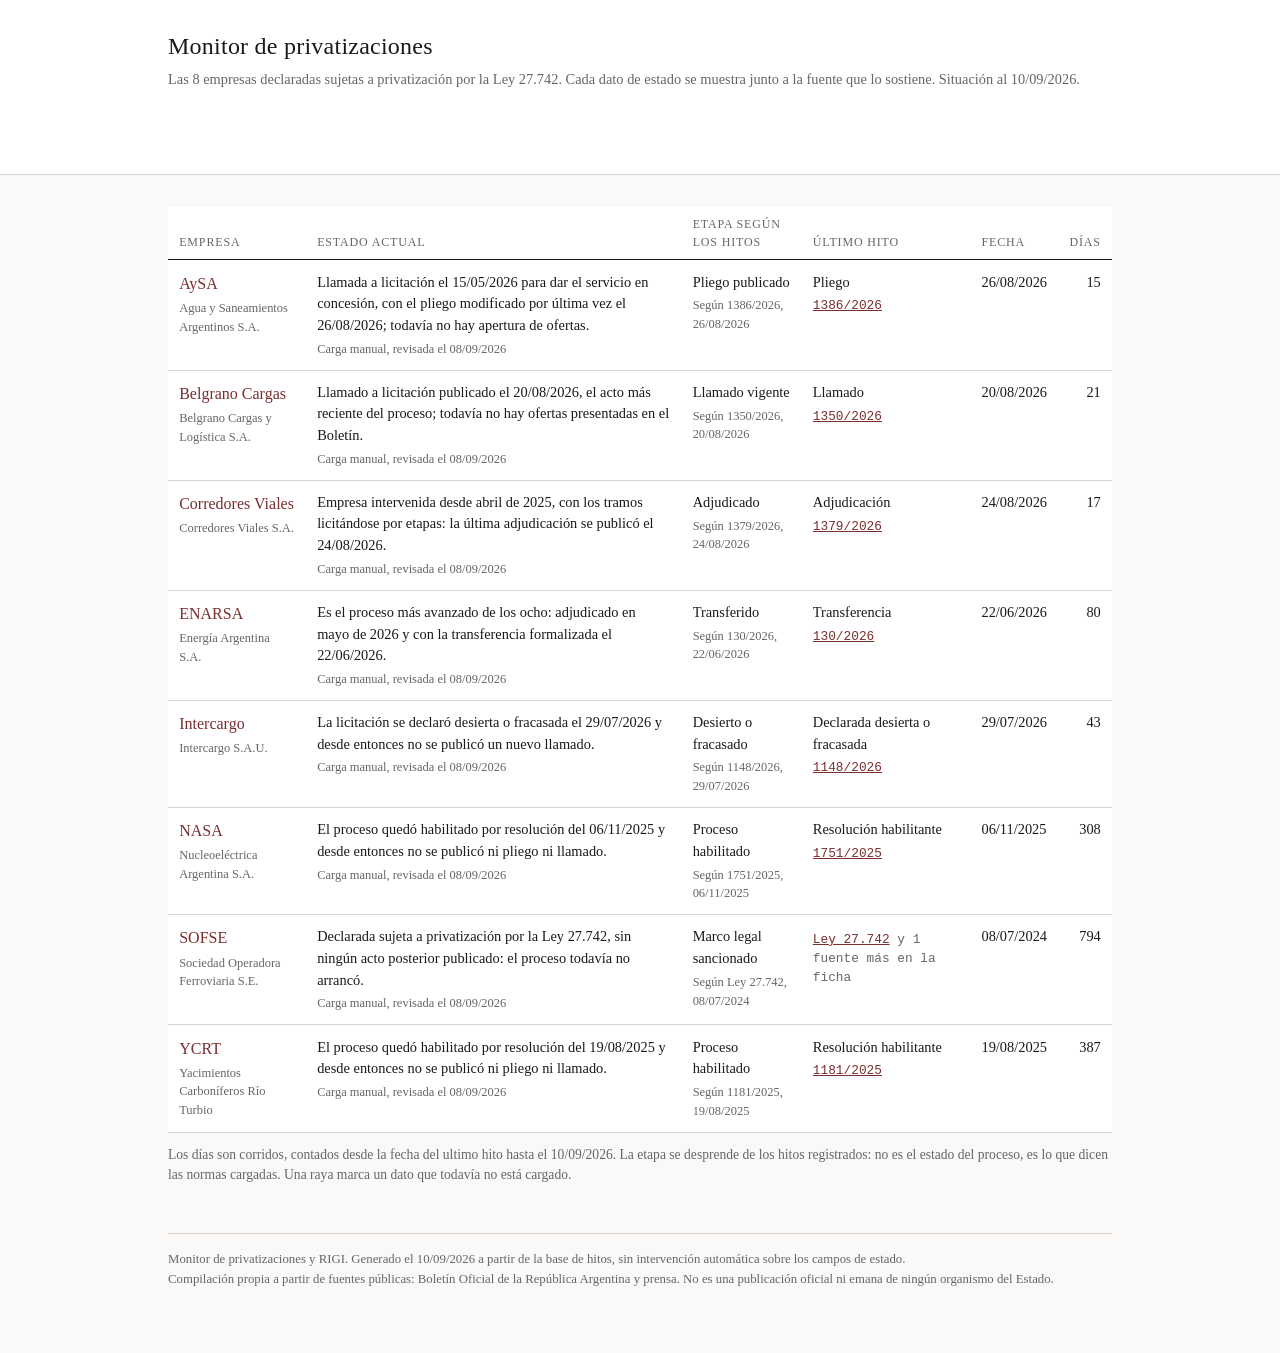
<file: index.html>
<!doctype html>
<html lang="es-AR">
<head>
<meta charset="utf-8">
<meta name="viewport" content="width=device-width, initial-scale=1">
<title>Monitor de privatizaciones - Ley 27.742</title>
<link rel="stylesheet" href="estilo.css">
</head>
<body>
<header>
  <div class="hoja">
    <h1>Monitor de privatizaciones</h1>
    <p class="bajada">
      Las 8 empresas declaradas sujetas a privatización por la
      Ley 27.742. Cada dato de estado se muestra junto a la fuente que lo sostiene.
      Situación al 10/09/2026.
    </p>
  </div>
</header>

<div class="hoja">
  <table>
    <thead>
      <tr>
        <th scope="col">Empresa</th>
        <th scope="col">Estado actual</th>
        <th scope="col">Etapa según los hitos</th>
        <th scope="col">Último hito</th>
        <th scope="col">Fecha</th>
        <th scope="col">Días</th>
      </tr>
    </thead>
    <tbody>
      <tr>
        <td class="empresa-nombre">
          <a href="empresa/aysa.html">AySA</a>
          <span class="fuente">Agua y Saneamientos Argentinos S.A.</span>
        </td>

        <td>
          <div>
            Llamada a licitación el 15/05/2026 para dar el servicio en concesión, con el pliego modificado por última vez el 26/08/2026; todavía no hay apertura de ofertas.
            <span class="fuente">
              Carga manual, revisada el 08/09/2026
            </span>
          </div>
        </td>

        <td>
          <div>
            Pliego publicado
            <span class="fuente">
              Según 1386/2026,
              26/08/2026
            </span>
          </div>
        </td>

        <td>
Pliego          <span class="fuente norma">
            <a href="https://www.boletinoficial.gob.ar/detalleAviso/primera/346399/20260826" target="_blank" rel="noopener">1386/2026</a>
          </span>
        </td>

        <td class="fecha">
          26/08/2026
        </td>

        <td class="numero">
          15
        </td>
      </tr>
      <tr>
        <td class="empresa-nombre">
          <a href="empresa/belgrano-cargas.html">Belgrano Cargas</a>
          <span class="fuente">Belgrano Cargas y Logística S.A.</span>
        </td>

        <td>
          <div>
            Llamado a licitación publicado el 20/08/2026, el acto más reciente del proceso; todavía no hay ofertas presentadas en el Boletín.
            <span class="fuente">
              Carga manual, revisada el 08/09/2026
            </span>
          </div>
        </td>

        <td>
          <div>
            Llamado vigente
            <span class="fuente">
              Según 1350/2026,
              20/08/2026
            </span>
          </div>
        </td>

        <td>
Llamado          <span class="fuente norma">
            <a href="https://www.boletinoficial.gob.ar/detalleAviso/primera/346112/20260820" target="_blank" rel="noopener">1350/2026</a>
          </span>
        </td>

        <td class="fecha">
          20/08/2026
        </td>

        <td class="numero">
          21
        </td>
      </tr>
      <tr>
        <td class="empresa-nombre">
          <a href="empresa/corredores-viales.html">Corredores Viales</a>
          <span class="fuente">Corredores Viales S.A.</span>
        </td>

        <td>
          <div>
            Empresa intervenida desde abril de 2025, con los tramos licitándose por etapas: la última adjudicación se publicó el 24/08/2026.
            <span class="fuente">
              Carga manual, revisada el 08/09/2026
            </span>
          </div>
        </td>

        <td>
          <div>
            Adjudicado
            <span class="fuente">
              Según 1379/2026,
              24/08/2026
            </span>
          </div>
        </td>

        <td>
Adjudicación          <span class="fuente norma">
            <a href="https://www.boletinoficial.gob.ar/detalleAviso/primera/346271/20260824" target="_blank" rel="noopener">1379/2026</a>
          </span>
        </td>

        <td class="fecha">
          24/08/2026
        </td>

        <td class="numero">
          17
        </td>
      </tr>
      <tr>
        <td class="empresa-nombre">
          <a href="empresa/enarsa.html">ENARSA</a>
          <span class="fuente">Energía Argentina S.A.</span>
        </td>

        <td>
          <div>
            Es el proceso más avanzado de los ocho: adjudicado en mayo de 2026 y con la transferencia formalizada el 22/06/2026.
            <span class="fuente">
              Carga manual, revisada el 08/09/2026
            </span>
          </div>
        </td>

        <td>
          <div>
            Transferido
            <span class="fuente">
              Según 130/2026,
              22/06/2026
            </span>
          </div>
        </td>

        <td>
Transferencia          <span class="fuente norma">
            <a href="https://www.boletinoficial.gob.ar/detalleAviso/primera/343371/20260622" target="_blank" rel="noopener">130/2026</a>
          </span>
        </td>

        <td class="fecha">
          22/06/2026
        </td>

        <td class="numero">
          80
        </td>
      </tr>
      <tr>
        <td class="empresa-nombre">
          <a href="empresa/intercargo.html">Intercargo</a>
          <span class="fuente">Intercargo S.A.U.</span>
        </td>

        <td>
          <div>
            La licitación se declaró desierta o fracasada el 29/07/2026 y desde entonces no se publicó un nuevo llamado.
            <span class="fuente">
              Carga manual, revisada el 08/09/2026
            </span>
          </div>
        </td>

        <td>
          <div>
            Desierto o fracasado
            <span class="fuente">
              Según 1148/2026,
              29/07/2026
            </span>
          </div>
        </td>

        <td>
Declarada desierta o fracasada          <span class="fuente norma">
            <a href="https://www.boletinoficial.gob.ar/detalleAviso/primera/345074/20260729" target="_blank" rel="noopener">1148/2026</a>
          </span>
        </td>

        <td class="fecha">
          29/07/2026
        </td>

        <td class="numero">
          43
        </td>
      </tr>
      <tr>
        <td class="empresa-nombre">
          <a href="empresa/nasa.html">NASA</a>
          <span class="fuente">Nucleoeléctrica Argentina S.A.</span>
        </td>

        <td>
          <div>
            El proceso quedó habilitado por resolución del 06/11/2025 y desde entonces no se publicó ni pliego ni llamado.
            <span class="fuente">
              Carga manual, revisada el 08/09/2026
            </span>
          </div>
        </td>

        <td>
          <div>
            Proceso habilitado
            <span class="fuente">
              Según 1751/2025,
              06/11/2025
            </span>
          </div>
        </td>

        <td>
Resolución habilitante          <span class="fuente norma">
            <a href="https://www.boletinoficial.gob.ar/detalleAviso/primera/334097/20251106" target="_blank" rel="noopener">1751/2025</a>
          </span>
        </td>

        <td class="fecha">
          06/11/2025
        </td>

        <td class="numero">
          308
        </td>
      </tr>
      <tr>
        <td class="empresa-nombre">
          <a href="empresa/sofse.html">SOFSE</a>
          <span class="fuente">Sociedad Operadora Ferroviaria S.E.</span>
        </td>

        <td>
          <div>
            Declarada sujeta a privatización por la Ley 27.742, sin ningún acto posterior publicado: el proceso todavía no arrancó.
            <span class="fuente">
              Carga manual, revisada el 08/09/2026
            </span>
          </div>
        </td>

        <td>
          <div>
            Marco legal sancionado
            <span class="fuente">
              Según Ley 27.742,
              08/07/2024
            </span>
          </div>
        </td>

        <td>
          <span class="fuente norma">
            <a href="https://www.boletinoficial.gob.ar/detalleAviso/primera/310189/20240708" target="_blank" rel="noopener">Ley 27.742</a>
            y 1
            fuente más en la ficha
          </span>
        </td>

        <td class="fecha">
          08/07/2024
        </td>

        <td class="numero">
          794
        </td>
      </tr>
      <tr>
        <td class="empresa-nombre">
          <a href="empresa/ycrt.html">YCRT</a>
          <span class="fuente">Yacimientos Carboníferos Río Turbio</span>
        </td>

        <td>
          <div>
            El proceso quedó habilitado por resolución del 19/08/2025 y desde entonces no se publicó ni pliego ni llamado.
            <span class="fuente">
              Carga manual, revisada el 08/09/2026
            </span>
          </div>
        </td>

        <td>
          <div>
            Proceso habilitado
            <span class="fuente">
              Según 1181/2025,
              19/08/2025
            </span>
          </div>
        </td>

        <td>
Resolución habilitante          <span class="fuente norma">
            <a href="https://www.boletinoficial.gob.ar/detalleAviso/primera/330002/20250819" target="_blank" rel="noopener">1181/2025</a>
          </span>
        </td>

        <td class="fecha">
          19/08/2025
        </td>

        <td class="numero">
          387
        </td>
      </tr>
    </tbody>
  </table>

  <p class="nota">
    Los días son corridos, contados desde la fecha del ultimo hito hasta el
    10/09/2026. La etapa se desprende de los hitos registrados: no es el
    estado del proceso, es lo que dicen las normas cargadas. Una raya marca un
    dato que todavía no está cargado.
  </p>

  <footer>
    Monitor de privatizaciones y RIGI. Generado el 10/09/2026 a partir de la
    base de hitos, sin intervención automática sobre los campos de estado.
    <br>
    Compilación propia a partir de fuentes públicas: Boletín Oficial de la
    República Argentina y prensa. No es una publicación oficial ni emana de
    ningún organismo del Estado.
  </footer>
</div>
</body>
</html>
</file>
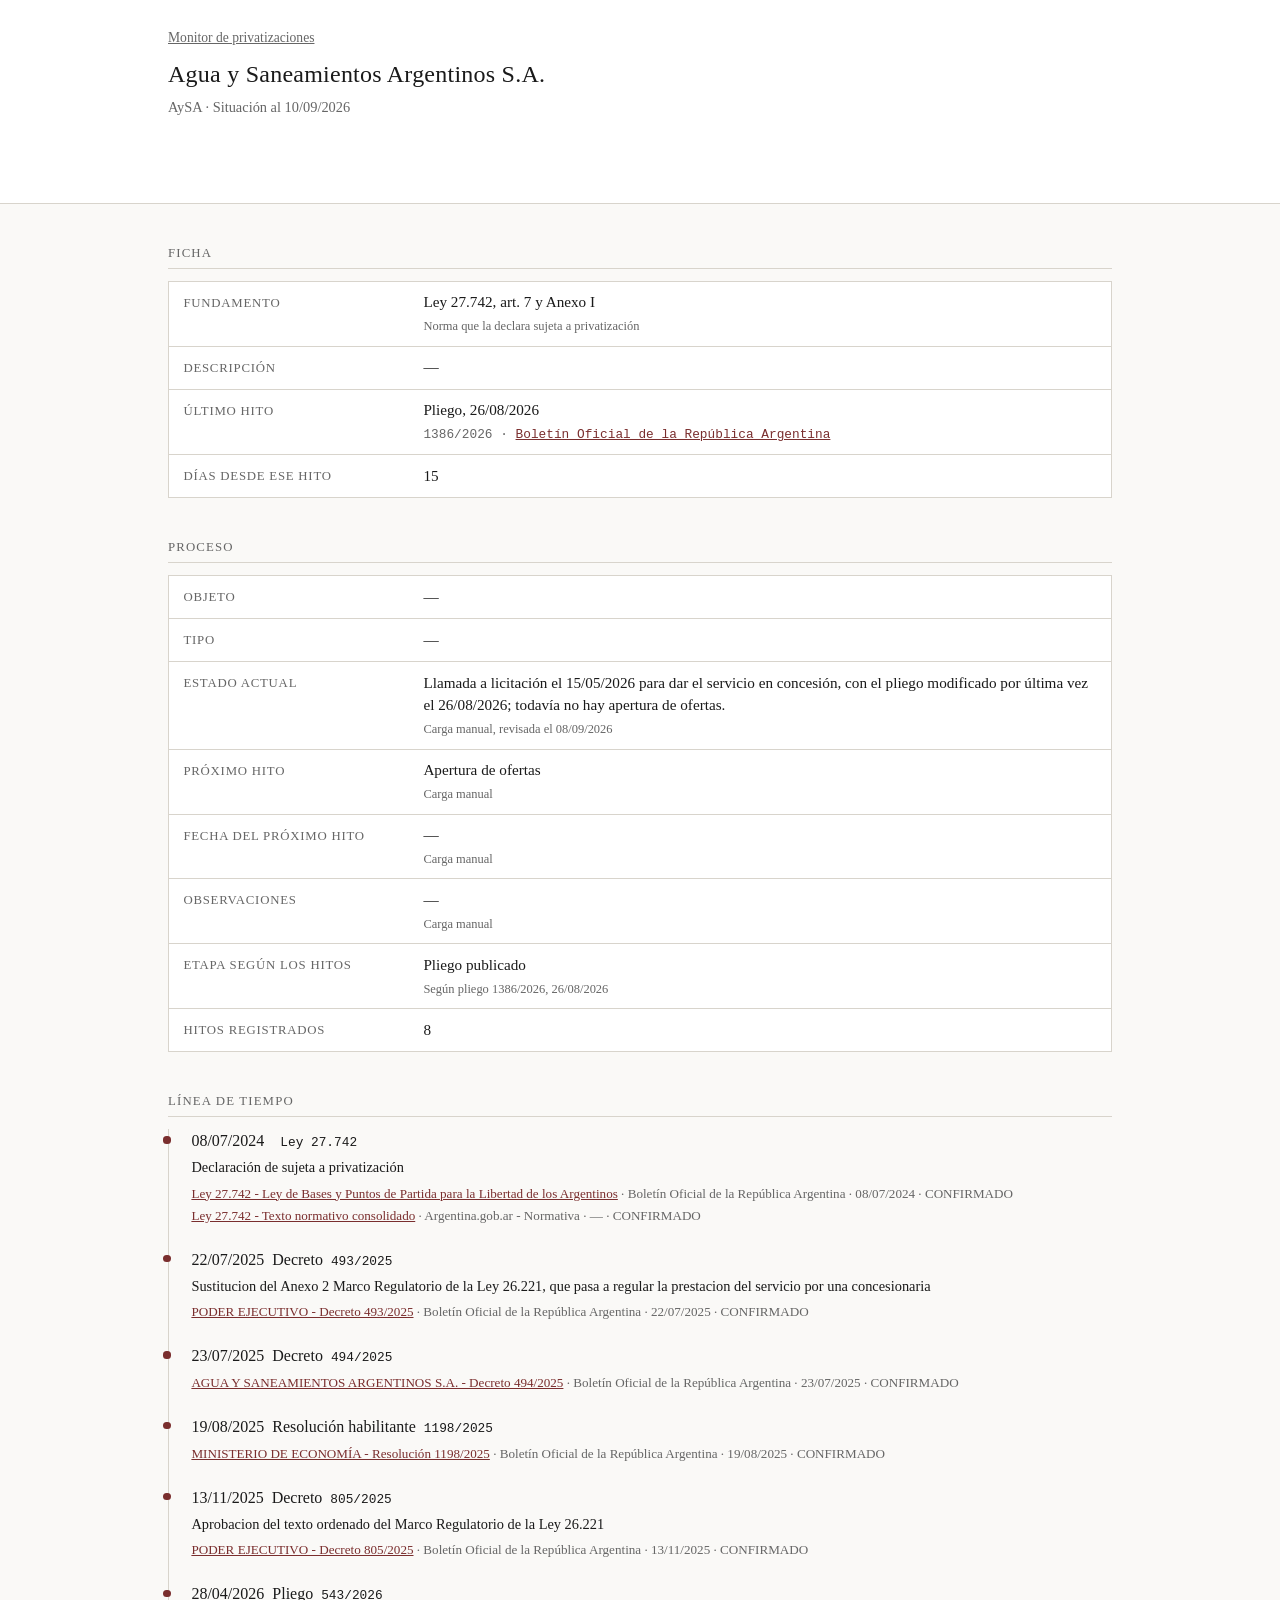
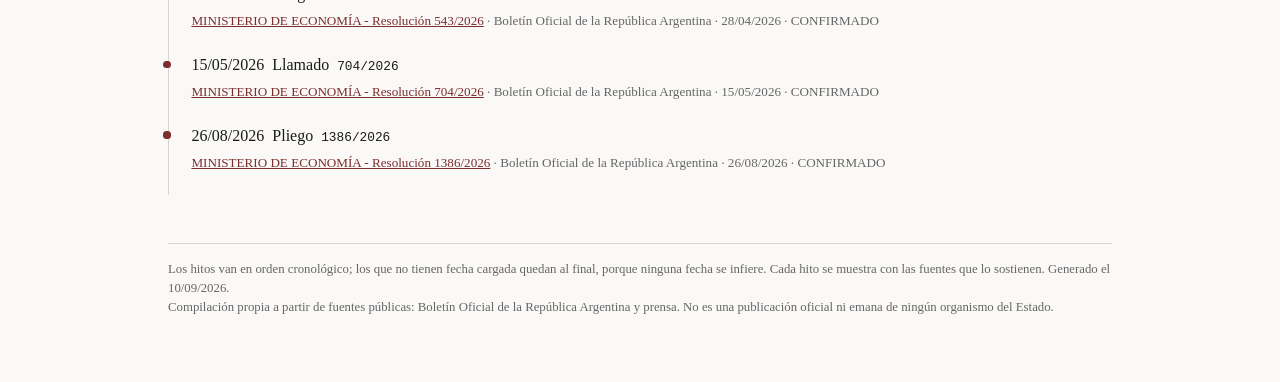
<file: empresa/aysa.html>
<!doctype html>
<html lang="es-AR">
<head>
<meta charset="utf-8">
<meta name="viewport" content="width=device-width, initial-scale=1">
<title>AySA - Monitor de privatizaciones</title>
<link rel="stylesheet" href="../estilo.css">
</head>
<body>
<header>
  <div class="hoja">
    <p class="migas"><a href="../index.html">Monitor de privatizaciones</a></p>
    <h1>Agua y Saneamientos Argentinos S.A.</h1>
    <p class="bajada">
      AySA
      · Situación al 10/09/2026
    </p>
  </div>
</header>

<div class="hoja">
  <h2>Ficha</h2>
  <dl class="datos">
    <div>
      <dt>Fundamento</dt>
      <dd>
        Ley 27.742, art. 7 y Anexo I
        <span class="fuente">Norma que la declara sujeta a privatización</span>
      </dd>
    </div>
    <div>
      <dt>Descripción</dt>
      <dd>—</dd>
    </div>
    <div>
      <dt>Último hito</dt>
      <dd>
Pliego,        <span class="fecha">26/08/2026</span>
        <span class="fuente norma">
          1386/2026
          · <a href="https://www.boletinoficial.gob.ar/detalleAviso/primera/346399/20260826" target="_blank" rel="noopener">Boletín Oficial de la República Argentina</a>
        </span>
      </dd>
    </div>
    <div>
      <dt>Días desde ese hito</dt>
      <dd class="fecha">
        15
      </dd>
    </div>
  </dl>

  <h2>
    Proceso  </h2>
  <dl class="datos">
    <div>
      <dt>Objeto</dt>
      <dd>—</dd>
    </div>
    <div>
      <dt>Tipo</dt>
      <dd>—</dd>
    </div>
    <div>
      <dt>Estado actual</dt>
      <dd>
        Llamada a licitación el 15/05/2026 para dar el servicio en concesión, con el pliego modificado por última vez el 26/08/2026; todavía no hay apertura de ofertas.
        <span class="fuente">
          Carga manual, revisada el
          08/09/2026        </span>
      </dd>
    </div>
    <div>
      <dt>Próximo hito</dt>
      <dd>
        Apertura de ofertas
        <span class="fuente">Carga manual</span>
      </dd>
    </div>
    <div>
      <dt>Fecha del próximo hito</dt>
      <dd class="fecha">
        —
        <span class="fuente">Carga manual</span>
      </dd>
    </div>
    <div>
      <dt>Observaciones</dt>
      <dd>
        —
        <span class="fuente">Carga manual</span>
      </dd>
    </div>
    <div>
      <dt>Etapa según los hitos</dt>
      <dd>
        Pliego publicado
        <span class="fuente">
          Según pliego 1386/2026,
          26/08/2026
        </span>
      </dd>
    </div>
    <div>
      <dt>Hitos registrados</dt>
      <dd class="fecha">8</dd>
    </div>
  </dl>

  <h2>Línea de tiempo</h2>
  <ol class="linea-tiempo">
    <li>
      <div class="cabeza">
        <span class="fecha">08/07/2024</span>
        <span class="etapa"></span>
        <span class="norma">Ley 27.742</span>
      </div>
      <p class="descripcion">Declaración de sujeta a privatización</p>
      <ul class="fuentes">
        <li>
          <a href="https://www.boletinoficial.gob.ar/detalleAviso/primera/310189/20240708" target="_blank" rel="noopener">Ley 27.742 - Ley de Bases y Puntos de Partida para la Libertad de los Argentinos</a>
          · Boletín Oficial de la República Argentina · 08/07/2024 · CONFIRMADO
        </li>
        <li>
          <a href="https://www.argentina.gob.ar/normativa/nacional/ley-27742-401266/texto" target="_blank" rel="noopener">Ley 27.742 - Texto normativo consolidado</a>
          · Argentina.gob.ar - Normativa · — · CONFIRMADO
        </li>
      </ul>
    </li>
    <li>
      <div class="cabeza">
        <span class="fecha">22/07/2025</span>
        <span class="etapa">Decreto</span>
        <span class="norma">493/2025</span>
      </div>
      <p class="descripcion">Sustitucion del Anexo 2 Marco Regulatorio de la Ley 26.221, que pasa a regular la prestacion del servicio por una concesionaria</p>
      <ul class="fuentes">
        <li>
          <a href="https://www.boletinoficial.gob.ar/detalleAviso/primera/328660/20250722" target="_blank" rel="noopener">PODER EJECUTIVO - Decreto 493/2025</a>
          · Boletín Oficial de la República Argentina · 22/07/2025 · CONFIRMADO
        </li>
      </ul>
    </li>
    <li>
      <div class="cabeza">
        <span class="fecha">23/07/2025</span>
        <span class="etapa">Decreto</span>
        <span class="norma">494/2025</span>
      </div>
      <ul class="fuentes">
        <li>
          <a href="https://www.boletinoficial.gob.ar/detalleAviso/primera/328735/20250723" target="_blank" rel="noopener">AGUA Y SANEAMIENTOS ARGENTINOS S.A. - Decreto 494/2025</a>
          · Boletín Oficial de la República Argentina · 23/07/2025 · CONFIRMADO
        </li>
      </ul>
    </li>
    <li>
      <div class="cabeza">
        <span class="fecha">19/08/2025</span>
        <span class="etapa">Resolución habilitante</span>
        <span class="norma">1198/2025</span>
      </div>
      <ul class="fuentes">
        <li>
          <a href="https://www.boletinoficial.gob.ar/detalleAviso/primera/330008/20250819" target="_blank" rel="noopener">MINISTERIO DE ECONOMÍA - Resolución 1198/2025</a>
          · Boletín Oficial de la República Argentina · 19/08/2025 · CONFIRMADO
        </li>
      </ul>
    </li>
    <li>
      <div class="cabeza">
        <span class="fecha">13/11/2025</span>
        <span class="etapa">Decreto</span>
        <span class="norma">805/2025</span>
      </div>
      <p class="descripcion">Aprobacion del texto ordenado del Marco Regulatorio de la Ley 26.221</p>
      <ul class="fuentes">
        <li>
          <a href="https://www.boletinoficial.gob.ar/detalleAviso/primera/334420/20251113" target="_blank" rel="noopener">PODER EJECUTIVO - Decreto 805/2025</a>
          · Boletín Oficial de la República Argentina · 13/11/2025 · CONFIRMADO
        </li>
      </ul>
    </li>
    <li>
      <div class="cabeza">
        <span class="fecha">28/04/2026</span>
        <span class="etapa">Pliego</span>
        <span class="norma">543/2026</span>
      </div>
      <ul class="fuentes">
        <li>
          <a href="https://www.boletinoficial.gob.ar/detalleAviso/primera/341232/20260428" target="_blank" rel="noopener">MINISTERIO DE ECONOMÍA - Resolución 543/2026</a>
          · Boletín Oficial de la República Argentina · 28/04/2026 · CONFIRMADO
        </li>
      </ul>
    </li>
    <li>
      <div class="cabeza">
        <span class="fecha">15/05/2026</span>
        <span class="etapa">Llamado</span>
        <span class="norma">704/2026</span>
      </div>
      <ul class="fuentes">
        <li>
          <a href="https://www.boletinoficial.gob.ar/detalleAviso/primera/341989/20260515" target="_blank" rel="noopener">MINISTERIO DE ECONOMÍA - Resolución 704/2026</a>
          · Boletín Oficial de la República Argentina · 15/05/2026 · CONFIRMADO
        </li>
      </ul>
    </li>
    <li>
      <div class="cabeza">
        <span class="fecha">26/08/2026</span>
        <span class="etapa">Pliego</span>
        <span class="norma">1386/2026</span>
      </div>
      <ul class="fuentes">
        <li>
          <a href="https://www.boletinoficial.gob.ar/detalleAviso/primera/346399/20260826" target="_blank" rel="noopener">MINISTERIO DE ECONOMÍA - Resolución 1386/2026</a>
          · Boletín Oficial de la República Argentina · 26/08/2026 · CONFIRMADO
        </li>
      </ul>
    </li>
  </ol>



  <footer>
    Los hitos van en orden cronológico; los que no tienen fecha cargada quedan al
    final, porque ninguna fecha se infiere. Cada hito se muestra con las fuentes
    que lo sostienen. Generado el 10/09/2026.
    <br>
    Compilación propia a partir de fuentes públicas: Boletín Oficial de la
    República Argentina y prensa. No es una publicación oficial ni emana de
    ningún organismo del Estado.
  </footer>
</div>
</body>
</html>
</file>
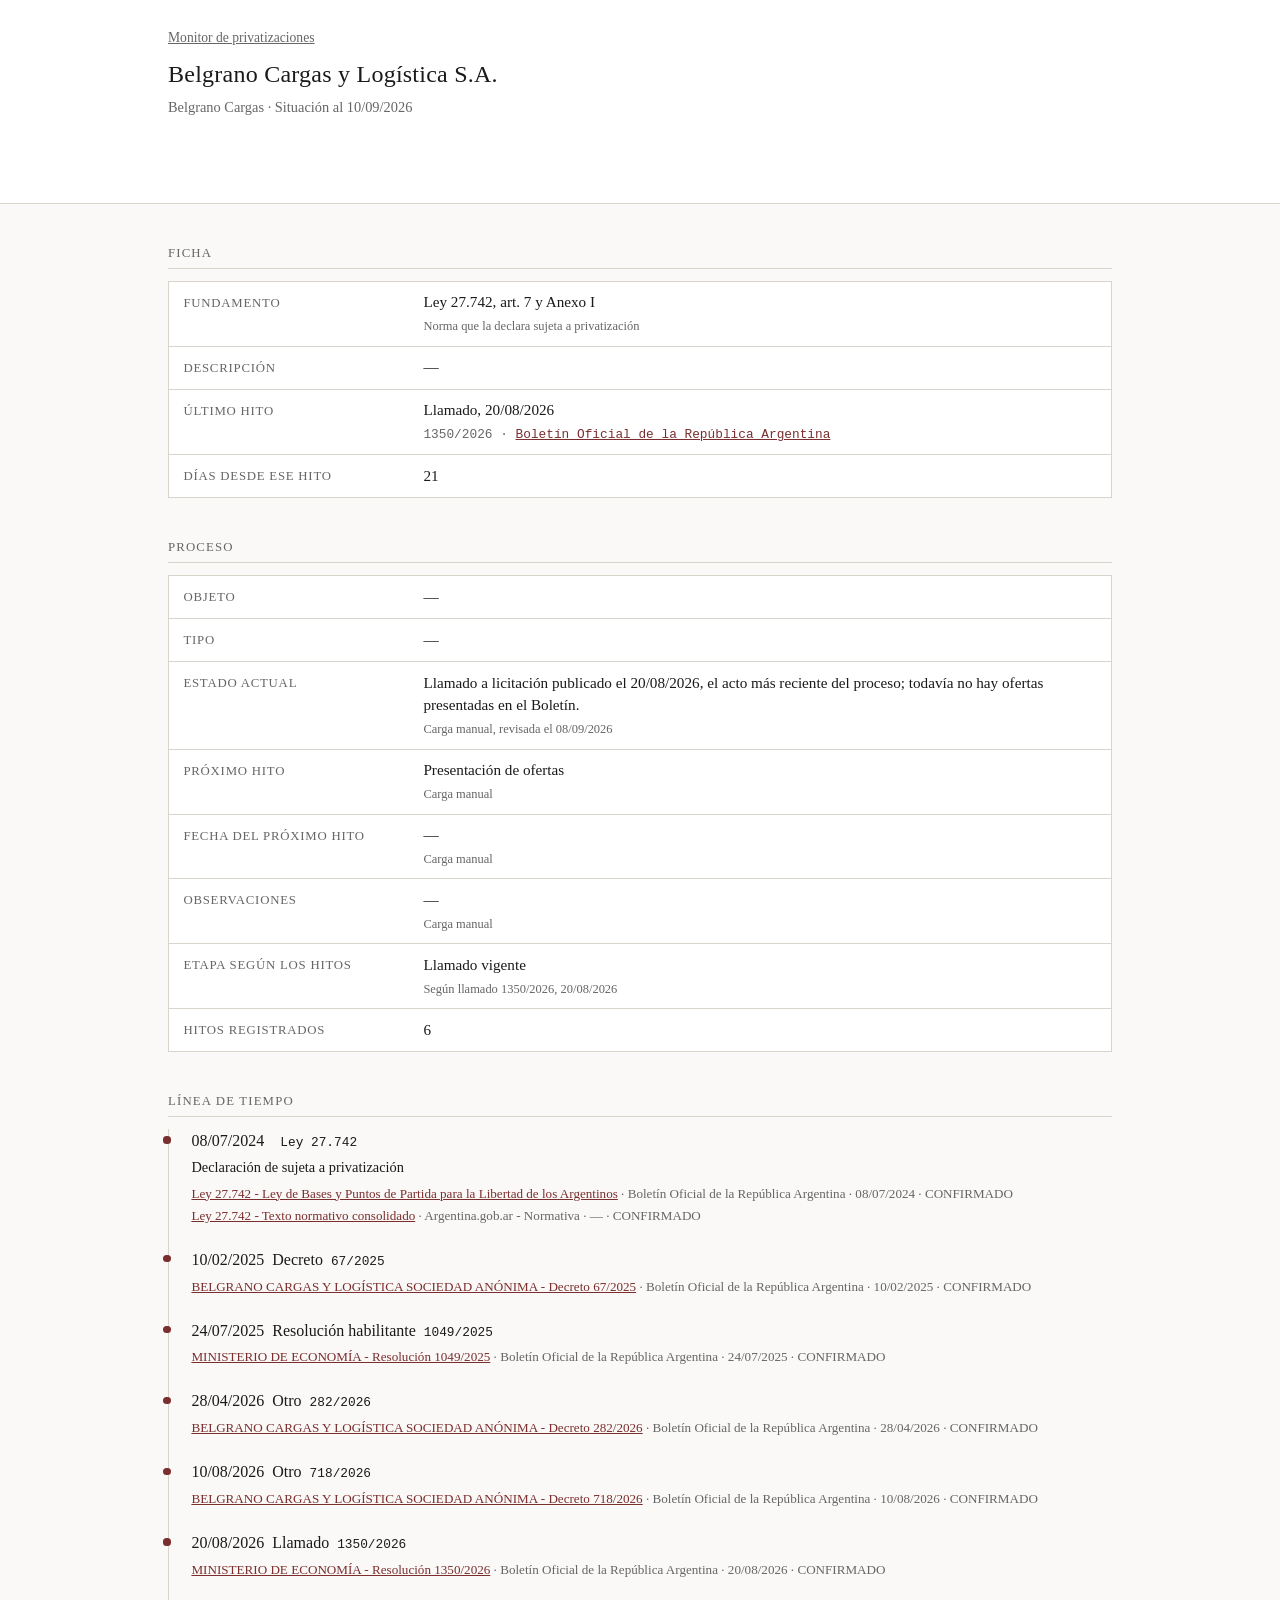
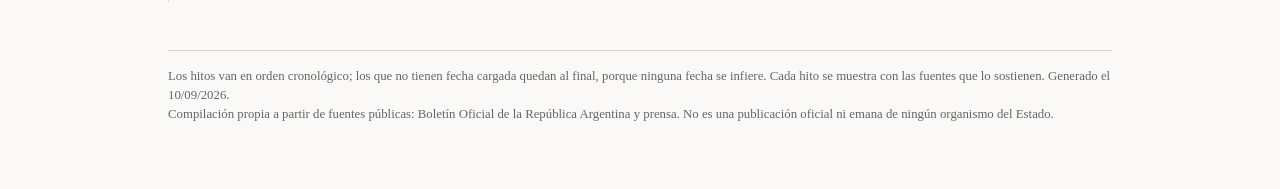
<file: empresa/belgrano-cargas.html>
<!doctype html>
<html lang="es-AR">
<head>
<meta charset="utf-8">
<meta name="viewport" content="width=device-width, initial-scale=1">
<title>Belgrano Cargas - Monitor de privatizaciones</title>
<link rel="stylesheet" href="../estilo.css">
</head>
<body>
<header>
  <div class="hoja">
    <p class="migas"><a href="../index.html">Monitor de privatizaciones</a></p>
    <h1>Belgrano Cargas y Logística S.A.</h1>
    <p class="bajada">
      Belgrano Cargas
      · Situación al 10/09/2026
    </p>
  </div>
</header>

<div class="hoja">
  <h2>Ficha</h2>
  <dl class="datos">
    <div>
      <dt>Fundamento</dt>
      <dd>
        Ley 27.742, art. 7 y Anexo I
        <span class="fuente">Norma que la declara sujeta a privatización</span>
      </dd>
    </div>
    <div>
      <dt>Descripción</dt>
      <dd>—</dd>
    </div>
    <div>
      <dt>Último hito</dt>
      <dd>
Llamado,        <span class="fecha">20/08/2026</span>
        <span class="fuente norma">
          1350/2026
          · <a href="https://www.boletinoficial.gob.ar/detalleAviso/primera/346112/20260820" target="_blank" rel="noopener">Boletín Oficial de la República Argentina</a>
        </span>
      </dd>
    </div>
    <div>
      <dt>Días desde ese hito</dt>
      <dd class="fecha">
        21
      </dd>
    </div>
  </dl>

  <h2>
    Proceso  </h2>
  <dl class="datos">
    <div>
      <dt>Objeto</dt>
      <dd>—</dd>
    </div>
    <div>
      <dt>Tipo</dt>
      <dd>—</dd>
    </div>
    <div>
      <dt>Estado actual</dt>
      <dd>
        Llamado a licitación publicado el 20/08/2026, el acto más reciente del proceso; todavía no hay ofertas presentadas en el Boletín.
        <span class="fuente">
          Carga manual, revisada el
          08/09/2026        </span>
      </dd>
    </div>
    <div>
      <dt>Próximo hito</dt>
      <dd>
        Presentación de ofertas
        <span class="fuente">Carga manual</span>
      </dd>
    </div>
    <div>
      <dt>Fecha del próximo hito</dt>
      <dd class="fecha">
        —
        <span class="fuente">Carga manual</span>
      </dd>
    </div>
    <div>
      <dt>Observaciones</dt>
      <dd>
        —
        <span class="fuente">Carga manual</span>
      </dd>
    </div>
    <div>
      <dt>Etapa según los hitos</dt>
      <dd>
        Llamado vigente
        <span class="fuente">
          Según llamado 1350/2026,
          20/08/2026
        </span>
      </dd>
    </div>
    <div>
      <dt>Hitos registrados</dt>
      <dd class="fecha">6</dd>
    </div>
  </dl>

  <h2>Línea de tiempo</h2>
  <ol class="linea-tiempo">
    <li>
      <div class="cabeza">
        <span class="fecha">08/07/2024</span>
        <span class="etapa"></span>
        <span class="norma">Ley 27.742</span>
      </div>
      <p class="descripcion">Declaración de sujeta a privatización</p>
      <ul class="fuentes">
        <li>
          <a href="https://www.boletinoficial.gob.ar/detalleAviso/primera/310189/20240708" target="_blank" rel="noopener">Ley 27.742 - Ley de Bases y Puntos de Partida para la Libertad de los Argentinos</a>
          · Boletín Oficial de la República Argentina · 08/07/2024 · CONFIRMADO
        </li>
        <li>
          <a href="https://www.argentina.gob.ar/normativa/nacional/ley-27742-401266/texto" target="_blank" rel="noopener">Ley 27.742 - Texto normativo consolidado</a>
          · Argentina.gob.ar - Normativa · — · CONFIRMADO
        </li>
      </ul>
    </li>
    <li>
      <div class="cabeza">
        <span class="fecha">10/02/2025</span>
        <span class="etapa">Decreto</span>
        <span class="norma">67/2025</span>
      </div>
      <ul class="fuentes">
        <li>
          <a href="https://www.boletinoficial.gob.ar/detalleAviso/primera/320817/20250210" target="_blank" rel="noopener">BELGRANO CARGAS Y LOGÍSTICA SOCIEDAD ANÓNIMA - Decreto 67/2025</a>
          · Boletín Oficial de la República Argentina · 10/02/2025 · CONFIRMADO
        </li>
      </ul>
    </li>
    <li>
      <div class="cabeza">
        <span class="fecha">24/07/2025</span>
        <span class="etapa">Resolución habilitante</span>
        <span class="norma">1049/2025</span>
      </div>
      <ul class="fuentes">
        <li>
          <a href="https://www.boletinoficial.gob.ar/detalleAviso/primera/328802/20250724" target="_blank" rel="noopener">MINISTERIO DE ECONOMÍA - Resolución 1049/2025</a>
          · Boletín Oficial de la República Argentina · 24/07/2025 · CONFIRMADO
        </li>
      </ul>
    </li>
    <li>
      <div class="cabeza">
        <span class="fecha">28/04/2026</span>
        <span class="etapa">Otro</span>
        <span class="norma">282/2026</span>
      </div>
      <ul class="fuentes">
        <li>
          <a href="https://www.boletinoficial.gob.ar/detalleAviso/primera/341224/20260428" target="_blank" rel="noopener">BELGRANO CARGAS Y LOGÍSTICA SOCIEDAD ANÓNIMA - Decreto 282/2026</a>
          · Boletín Oficial de la República Argentina · 28/04/2026 · CONFIRMADO
        </li>
      </ul>
    </li>
    <li>
      <div class="cabeza">
        <span class="fecha">10/08/2026</span>
        <span class="etapa">Otro</span>
        <span class="norma">718/2026</span>
      </div>
      <ul class="fuentes">
        <li>
          <a href="https://www.boletinoficial.gob.ar/detalleAviso/primera/345701/20260810" target="_blank" rel="noopener">BELGRANO CARGAS Y LOGÍSTICA SOCIEDAD ANÓNIMA - Decreto 718/2026</a>
          · Boletín Oficial de la República Argentina · 10/08/2026 · CONFIRMADO
        </li>
      </ul>
    </li>
    <li>
      <div class="cabeza">
        <span class="fecha">20/08/2026</span>
        <span class="etapa">Llamado</span>
        <span class="norma">1350/2026</span>
      </div>
      <ul class="fuentes">
        <li>
          <a href="https://www.boletinoficial.gob.ar/detalleAviso/primera/346112/20260820" target="_blank" rel="noopener">MINISTERIO DE ECONOMÍA - Resolución 1350/2026</a>
          · Boletín Oficial de la República Argentina · 20/08/2026 · CONFIRMADO
        </li>
      </ul>
    </li>
  </ol>



  <footer>
    Los hitos van en orden cronológico; los que no tienen fecha cargada quedan al
    final, porque ninguna fecha se infiere. Cada hito se muestra con las fuentes
    que lo sostienen. Generado el 10/09/2026.
    <br>
    Compilación propia a partir de fuentes públicas: Boletín Oficial de la
    República Argentina y prensa. No es una publicación oficial ni emana de
    ningún organismo del Estado.
  </footer>
</div>
</body>
</html>
</file>
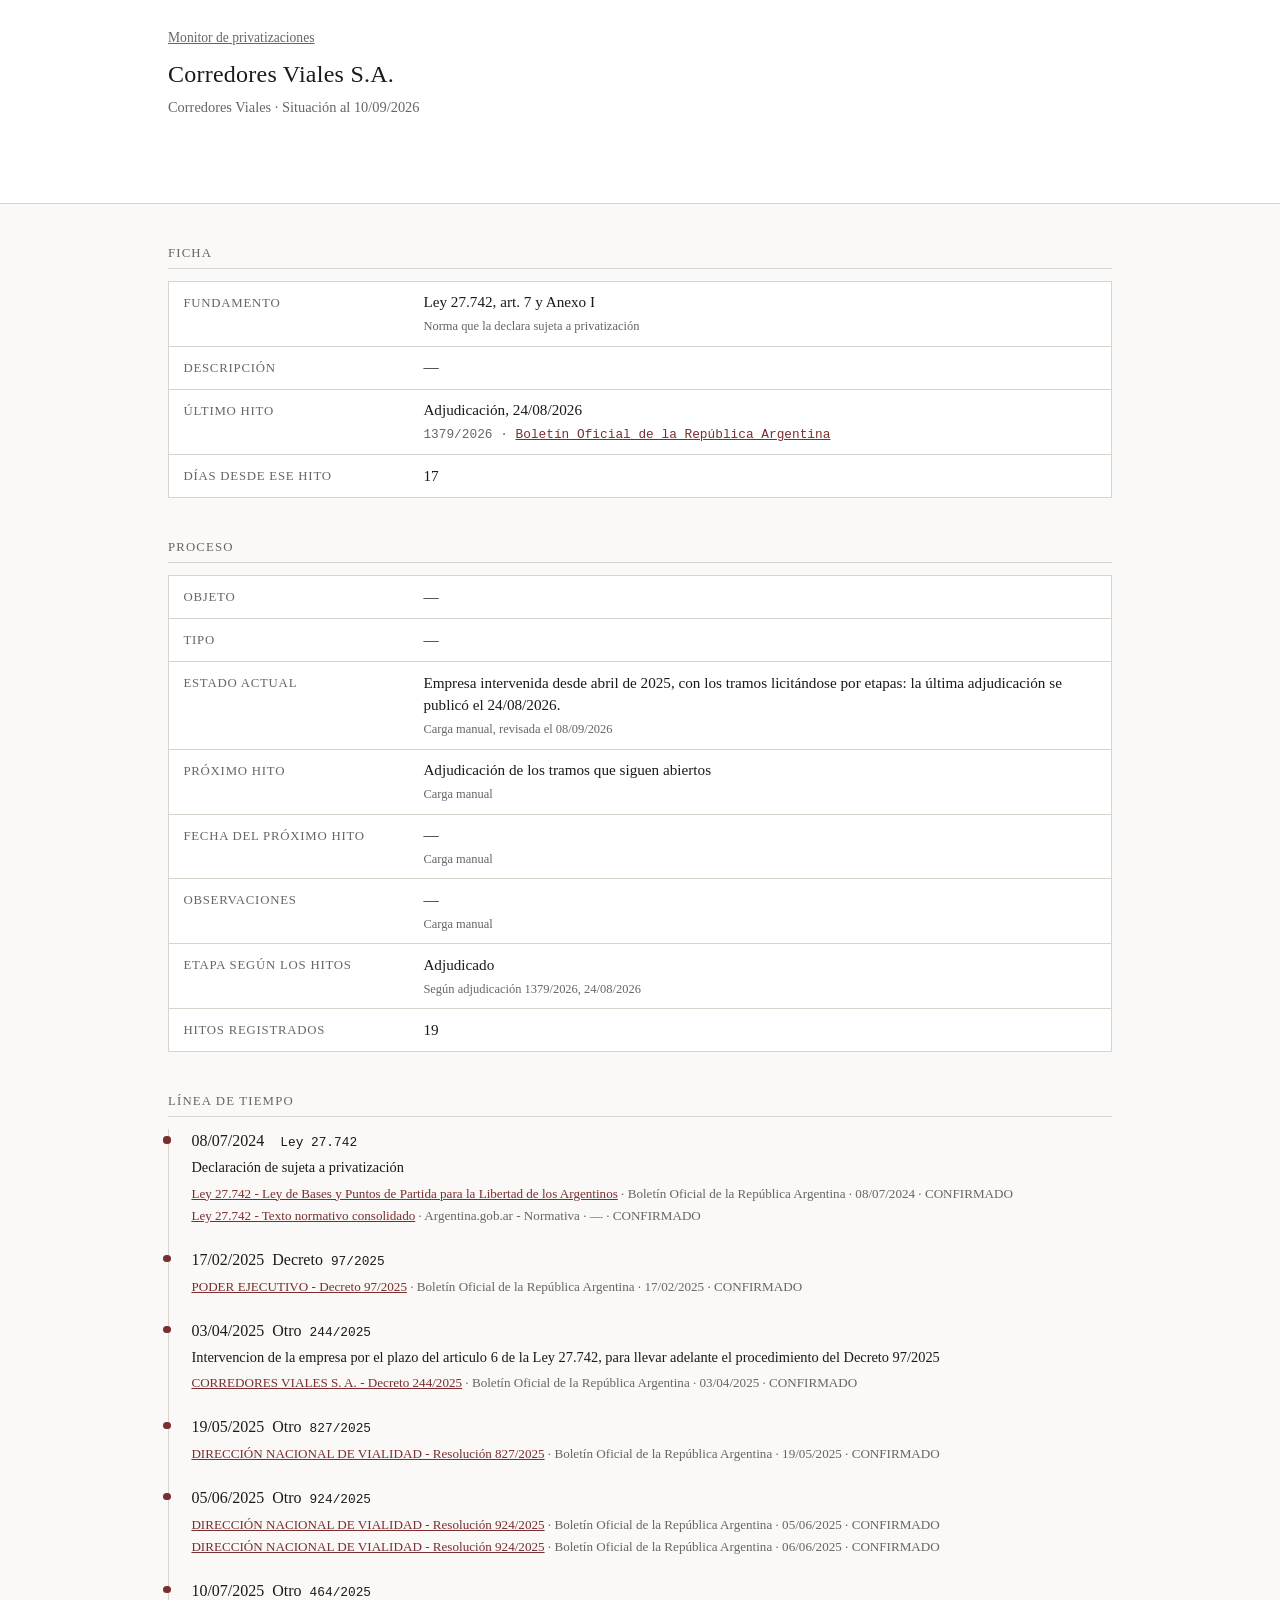
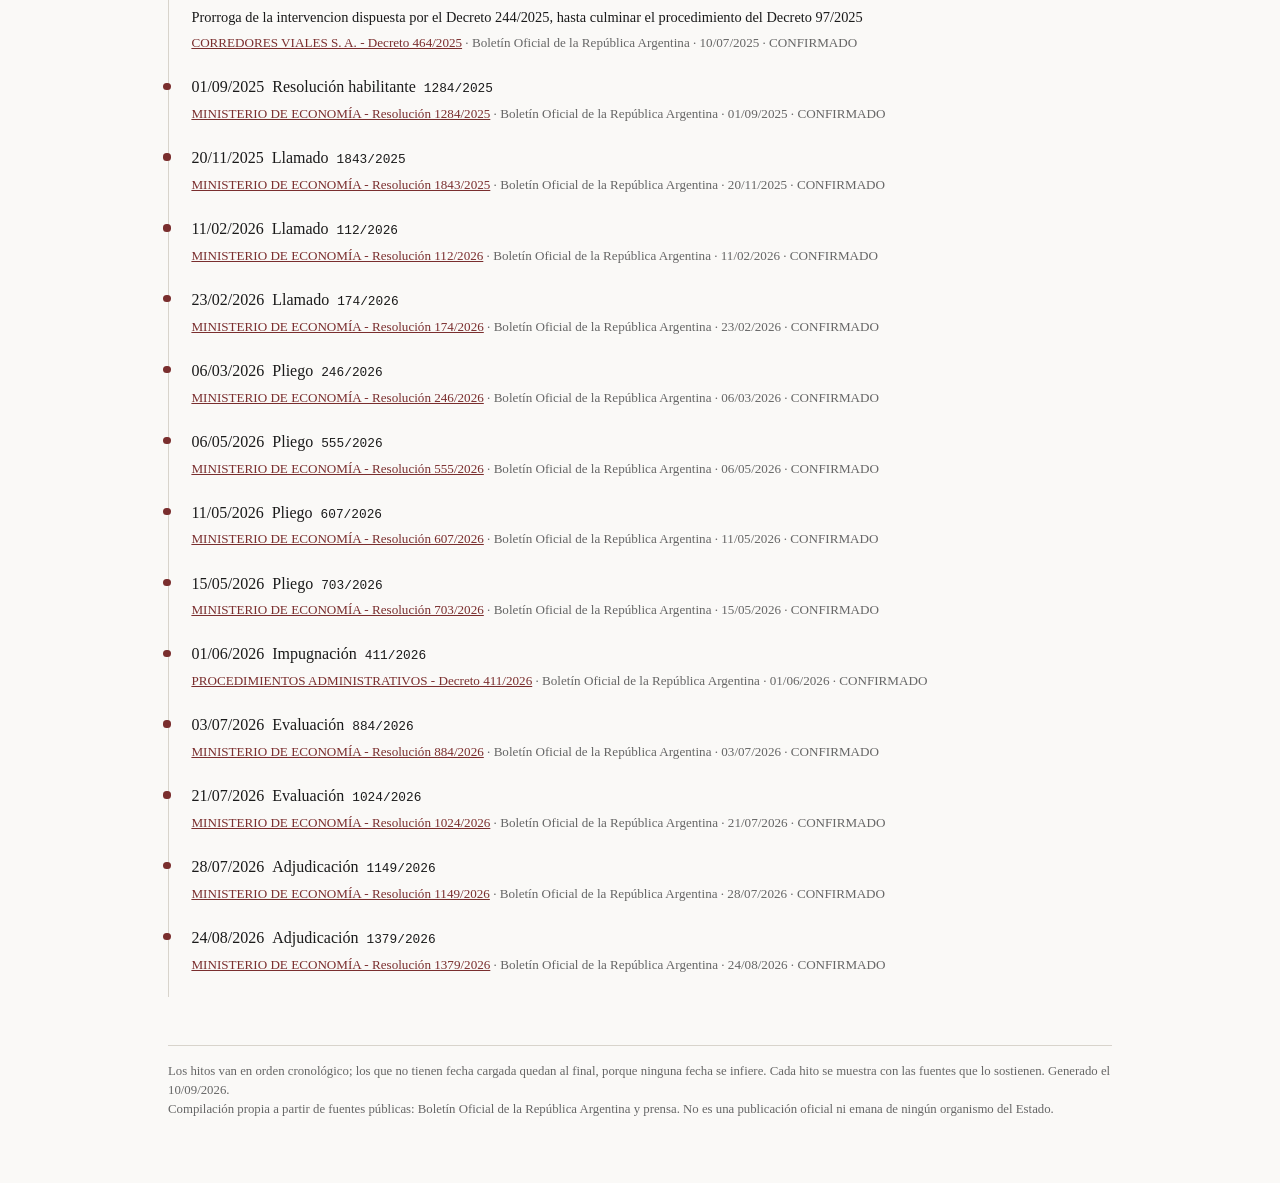
<file: empresa/corredores-viales.html>
<!doctype html>
<html lang="es-AR">
<head>
<meta charset="utf-8">
<meta name="viewport" content="width=device-width, initial-scale=1">
<title>Corredores Viales - Monitor de privatizaciones</title>
<link rel="stylesheet" href="../estilo.css">
</head>
<body>
<header>
  <div class="hoja">
    <p class="migas"><a href="../index.html">Monitor de privatizaciones</a></p>
    <h1>Corredores Viales S.A.</h1>
    <p class="bajada">
      Corredores Viales
      · Situación al 10/09/2026
    </p>
  </div>
</header>

<div class="hoja">
  <h2>Ficha</h2>
  <dl class="datos">
    <div>
      <dt>Fundamento</dt>
      <dd>
        Ley 27.742, art. 7 y Anexo I
        <span class="fuente">Norma que la declara sujeta a privatización</span>
      </dd>
    </div>
    <div>
      <dt>Descripción</dt>
      <dd>—</dd>
    </div>
    <div>
      <dt>Último hito</dt>
      <dd>
Adjudicación,        <span class="fecha">24/08/2026</span>
        <span class="fuente norma">
          1379/2026
          · <a href="https://www.boletinoficial.gob.ar/detalleAviso/primera/346271/20260824" target="_blank" rel="noopener">Boletín Oficial de la República Argentina</a>
        </span>
      </dd>
    </div>
    <div>
      <dt>Días desde ese hito</dt>
      <dd class="fecha">
        17
      </dd>
    </div>
  </dl>

  <h2>
    Proceso  </h2>
  <dl class="datos">
    <div>
      <dt>Objeto</dt>
      <dd>—</dd>
    </div>
    <div>
      <dt>Tipo</dt>
      <dd>—</dd>
    </div>
    <div>
      <dt>Estado actual</dt>
      <dd>
        Empresa intervenida desde abril de 2025, con los tramos licitándose por etapas: la última adjudicación se publicó el 24/08/2026.
        <span class="fuente">
          Carga manual, revisada el
          08/09/2026        </span>
      </dd>
    </div>
    <div>
      <dt>Próximo hito</dt>
      <dd>
        Adjudicación de los tramos que siguen abiertos
        <span class="fuente">Carga manual</span>
      </dd>
    </div>
    <div>
      <dt>Fecha del próximo hito</dt>
      <dd class="fecha">
        —
        <span class="fuente">Carga manual</span>
      </dd>
    </div>
    <div>
      <dt>Observaciones</dt>
      <dd>
        —
        <span class="fuente">Carga manual</span>
      </dd>
    </div>
    <div>
      <dt>Etapa según los hitos</dt>
      <dd>
        Adjudicado
        <span class="fuente">
          Según adjudicación 1379/2026,
          24/08/2026
        </span>
      </dd>
    </div>
    <div>
      <dt>Hitos registrados</dt>
      <dd class="fecha">19</dd>
    </div>
  </dl>

  <h2>Línea de tiempo</h2>
  <ol class="linea-tiempo">
    <li>
      <div class="cabeza">
        <span class="fecha">08/07/2024</span>
        <span class="etapa"></span>
        <span class="norma">Ley 27.742</span>
      </div>
      <p class="descripcion">Declaración de sujeta a privatización</p>
      <ul class="fuentes">
        <li>
          <a href="https://www.boletinoficial.gob.ar/detalleAviso/primera/310189/20240708" target="_blank" rel="noopener">Ley 27.742 - Ley de Bases y Puntos de Partida para la Libertad de los Argentinos</a>
          · Boletín Oficial de la República Argentina · 08/07/2024 · CONFIRMADO
        </li>
        <li>
          <a href="https://www.argentina.gob.ar/normativa/nacional/ley-27742-401266/texto" target="_blank" rel="noopener">Ley 27.742 - Texto normativo consolidado</a>
          · Argentina.gob.ar - Normativa · — · CONFIRMADO
        </li>
      </ul>
    </li>
    <li>
      <div class="cabeza">
        <span class="fecha">17/02/2025</span>
        <span class="etapa">Decreto</span>
        <span class="norma">97/2025</span>
      </div>
      <ul class="fuentes">
        <li>
          <a href="https://www.boletinoficial.gob.ar/detalleAviso/primera/321201/20250217" target="_blank" rel="noopener">PODER EJECUTIVO - Decreto 97/2025</a>
          · Boletín Oficial de la República Argentina · 17/02/2025 · CONFIRMADO
        </li>
      </ul>
    </li>
    <li>
      <div class="cabeza">
        <span class="fecha">03/04/2025</span>
        <span class="etapa">Otro</span>
        <span class="norma">244/2025</span>
      </div>
      <p class="descripcion">Intervencion de la empresa por el plazo del articulo 6 de la Ley 27.742, para llevar adelante el procedimiento del Decreto 97/2025</p>
      <ul class="fuentes">
        <li>
          <a href="https://www.boletinoficial.gob.ar/detalleAviso/primera/323358/20250403" target="_blank" rel="noopener">CORREDORES VIALES S. A. - Decreto 244/2025</a>
          · Boletín Oficial de la República Argentina · 03/04/2025 · CONFIRMADO
        </li>
      </ul>
    </li>
    <li>
      <div class="cabeza">
        <span class="fecha">19/05/2025</span>
        <span class="etapa">Otro</span>
        <span class="norma">827/2025</span>
      </div>
      <ul class="fuentes">
        <li>
          <a href="https://www.boletinoficial.gob.ar/detalleAviso/primera/325537/20250519" target="_blank" rel="noopener">DIRECCIÓN NACIONAL DE VIALIDAD - Resolución 827/2025</a>
          · Boletín Oficial de la República Argentina · 19/05/2025 · CONFIRMADO
        </li>
      </ul>
    </li>
    <li>
      <div class="cabeza">
        <span class="fecha">05/06/2025</span>
        <span class="etapa">Otro</span>
        <span class="norma">924/2025</span>
      </div>
      <ul class="fuentes">
        <li>
          <a href="https://www.boletinoficial.gob.ar/detalleAviso/primera/326673/20250605" target="_blank" rel="noopener">DIRECCIÓN NACIONAL DE VIALIDAD - Resolución 924/2025</a>
          · Boletín Oficial de la República Argentina · 05/06/2025 · CONFIRMADO
        </li>
        <li>
          <a href="https://www.boletinoficial.gob.ar/detalleAviso/primera/326673/20250606" target="_blank" rel="noopener">DIRECCIÓN NACIONAL DE VIALIDAD - Resolución 924/2025</a>
          · Boletín Oficial de la República Argentina · 06/06/2025 · CONFIRMADO
        </li>
      </ul>
    </li>
    <li>
      <div class="cabeza">
        <span class="fecha">10/07/2025</span>
        <span class="etapa">Otro</span>
        <span class="norma">464/2025</span>
      </div>
      <p class="descripcion">Prorroga de la intervencion dispuesta por el Decreto 244/2025, hasta culminar el procedimiento del Decreto 97/2025</p>
      <ul class="fuentes">
        <li>
          <a href="https://www.boletinoficial.gob.ar/detalleAviso/primera/328112/20250710" target="_blank" rel="noopener">CORREDORES VIALES S. A. - Decreto 464/2025</a>
          · Boletín Oficial de la República Argentina · 10/07/2025 · CONFIRMADO
        </li>
      </ul>
    </li>
    <li>
      <div class="cabeza">
        <span class="fecha">01/09/2025</span>
        <span class="etapa">Resolución habilitante</span>
        <span class="norma">1284/2025</span>
      </div>
      <ul class="fuentes">
        <li>
          <a href="https://www.boletinoficial.gob.ar/detalleAviso/primera/330679/20250901" target="_blank" rel="noopener">MINISTERIO DE ECONOMÍA - Resolución 1284/2025</a>
          · Boletín Oficial de la República Argentina · 01/09/2025 · CONFIRMADO
        </li>
      </ul>
    </li>
    <li>
      <div class="cabeza">
        <span class="fecha">20/11/2025</span>
        <span class="etapa">Llamado</span>
        <span class="norma">1843/2025</span>
      </div>
      <ul class="fuentes">
        <li>
          <a href="https://www.boletinoficial.gob.ar/detalleAviso/primera/334815/20251120" target="_blank" rel="noopener">MINISTERIO DE ECONOMÍA - Resolución 1843/2025</a>
          · Boletín Oficial de la República Argentina · 20/11/2025 · CONFIRMADO
        </li>
      </ul>
    </li>
    <li>
      <div class="cabeza">
        <span class="fecha">11/02/2026</span>
        <span class="etapa">Llamado</span>
        <span class="norma">112/2026</span>
      </div>
      <ul class="fuentes">
        <li>
          <a href="https://www.boletinoficial.gob.ar/detalleAviso/primera/338364/20260211" target="_blank" rel="noopener">MINISTERIO DE ECONOMÍA - Resolución 112/2026</a>
          · Boletín Oficial de la República Argentina · 11/02/2026 · CONFIRMADO
        </li>
      </ul>
    </li>
    <li>
      <div class="cabeza">
        <span class="fecha">23/02/2026</span>
        <span class="etapa">Llamado</span>
        <span class="norma">174/2026</span>
      </div>
      <ul class="fuentes">
        <li>
          <a href="https://www.boletinoficial.gob.ar/detalleAviso/primera/338620/20260223" target="_blank" rel="noopener">MINISTERIO DE ECONOMÍA - Resolución 174/2026</a>
          · Boletín Oficial de la República Argentina · 23/02/2026 · CONFIRMADO
        </li>
      </ul>
    </li>
    <li>
      <div class="cabeza">
        <span class="fecha">06/03/2026</span>
        <span class="etapa">Pliego</span>
        <span class="norma">246/2026</span>
      </div>
      <ul class="fuentes">
        <li>
          <a href="https://www.boletinoficial.gob.ar/detalleAviso/primera/339138/20260306" target="_blank" rel="noopener">MINISTERIO DE ECONOMÍA - Resolución 246/2026</a>
          · Boletín Oficial de la República Argentina · 06/03/2026 · CONFIRMADO
        </li>
      </ul>
    </li>
    <li>
      <div class="cabeza">
        <span class="fecha">06/05/2026</span>
        <span class="etapa">Pliego</span>
        <span class="norma">555/2026</span>
      </div>
      <ul class="fuentes">
        <li>
          <a href="https://www.boletinoficial.gob.ar/detalleAviso/primera/341623/20260506" target="_blank" rel="noopener">MINISTERIO DE ECONOMÍA - Resolución 555/2026</a>
          · Boletín Oficial de la República Argentina · 06/05/2026 · CONFIRMADO
        </li>
      </ul>
    </li>
    <li>
      <div class="cabeza">
        <span class="fecha">11/05/2026</span>
        <span class="etapa">Pliego</span>
        <span class="norma">607/2026</span>
      </div>
      <ul class="fuentes">
        <li>
          <a href="https://www.boletinoficial.gob.ar/detalleAviso/primera/341769/20260511" target="_blank" rel="noopener">MINISTERIO DE ECONOMÍA - Resolución 607/2026</a>
          · Boletín Oficial de la República Argentina · 11/05/2026 · CONFIRMADO
        </li>
      </ul>
    </li>
    <li>
      <div class="cabeza">
        <span class="fecha">15/05/2026</span>
        <span class="etapa">Pliego</span>
        <span class="norma">703/2026</span>
      </div>
      <ul class="fuentes">
        <li>
          <a href="https://www.boletinoficial.gob.ar/detalleAviso/primera/341988/20260515" target="_blank" rel="noopener">MINISTERIO DE ECONOMÍA - Resolución 703/2026</a>
          · Boletín Oficial de la República Argentina · 15/05/2026 · CONFIRMADO
        </li>
      </ul>
    </li>
    <li>
      <div class="cabeza">
        <span class="fecha">01/06/2026</span>
        <span class="etapa">Impugnación</span>
        <span class="norma">411/2026</span>
      </div>
      <ul class="fuentes">
        <li>
          <a href="https://www.boletinoficial.gob.ar/detalleAviso/primera/342626/20260601" target="_blank" rel="noopener">PROCEDIMIENTOS ADMINISTRATIVOS - Decreto 411/2026</a>
          · Boletín Oficial de la República Argentina · 01/06/2026 · CONFIRMADO
        </li>
      </ul>
    </li>
    <li>
      <div class="cabeza">
        <span class="fecha">03/07/2026</span>
        <span class="etapa">Evaluación</span>
        <span class="norma">884/2026</span>
      </div>
      <ul class="fuentes">
        <li>
          <a href="https://www.boletinoficial.gob.ar/detalleAviso/primera/343985/20260703" target="_blank" rel="noopener">MINISTERIO DE ECONOMÍA - Resolución 884/2026</a>
          · Boletín Oficial de la República Argentina · 03/07/2026 · CONFIRMADO
        </li>
      </ul>
    </li>
    <li>
      <div class="cabeza">
        <span class="fecha">21/07/2026</span>
        <span class="etapa">Evaluación</span>
        <span class="norma">1024/2026</span>
      </div>
      <ul class="fuentes">
        <li>
          <a href="https://www.boletinoficial.gob.ar/detalleAviso/primera/344627/20260721" target="_blank" rel="noopener">MINISTERIO DE ECONOMÍA - Resolución 1024/2026</a>
          · Boletín Oficial de la República Argentina · 21/07/2026 · CONFIRMADO
        </li>
      </ul>
    </li>
    <li>
      <div class="cabeza">
        <span class="fecha">28/07/2026</span>
        <span class="etapa">Adjudicación</span>
        <span class="norma">1149/2026</span>
      </div>
      <ul class="fuentes">
        <li>
          <a href="https://www.boletinoficial.gob.ar/detalleAviso/primera/345005/20260728" target="_blank" rel="noopener">MINISTERIO DE ECONOMÍA - Resolución 1149/2026</a>
          · Boletín Oficial de la República Argentina · 28/07/2026 · CONFIRMADO
        </li>
      </ul>
    </li>
    <li>
      <div class="cabeza">
        <span class="fecha">24/08/2026</span>
        <span class="etapa">Adjudicación</span>
        <span class="norma">1379/2026</span>
      </div>
      <ul class="fuentes">
        <li>
          <a href="https://www.boletinoficial.gob.ar/detalleAviso/primera/346271/20260824" target="_blank" rel="noopener">MINISTERIO DE ECONOMÍA - Resolución 1379/2026</a>
          · Boletín Oficial de la República Argentina · 24/08/2026 · CONFIRMADO
        </li>
      </ul>
    </li>
  </ol>



  <footer>
    Los hitos van en orden cronológico; los que no tienen fecha cargada quedan al
    final, porque ninguna fecha se infiere. Cada hito se muestra con las fuentes
    que lo sostienen. Generado el 10/09/2026.
    <br>
    Compilación propia a partir de fuentes públicas: Boletín Oficial de la
    República Argentina y prensa. No es una publicación oficial ni emana de
    ningún organismo del Estado.
  </footer>
</div>
</body>
</html>
</file>
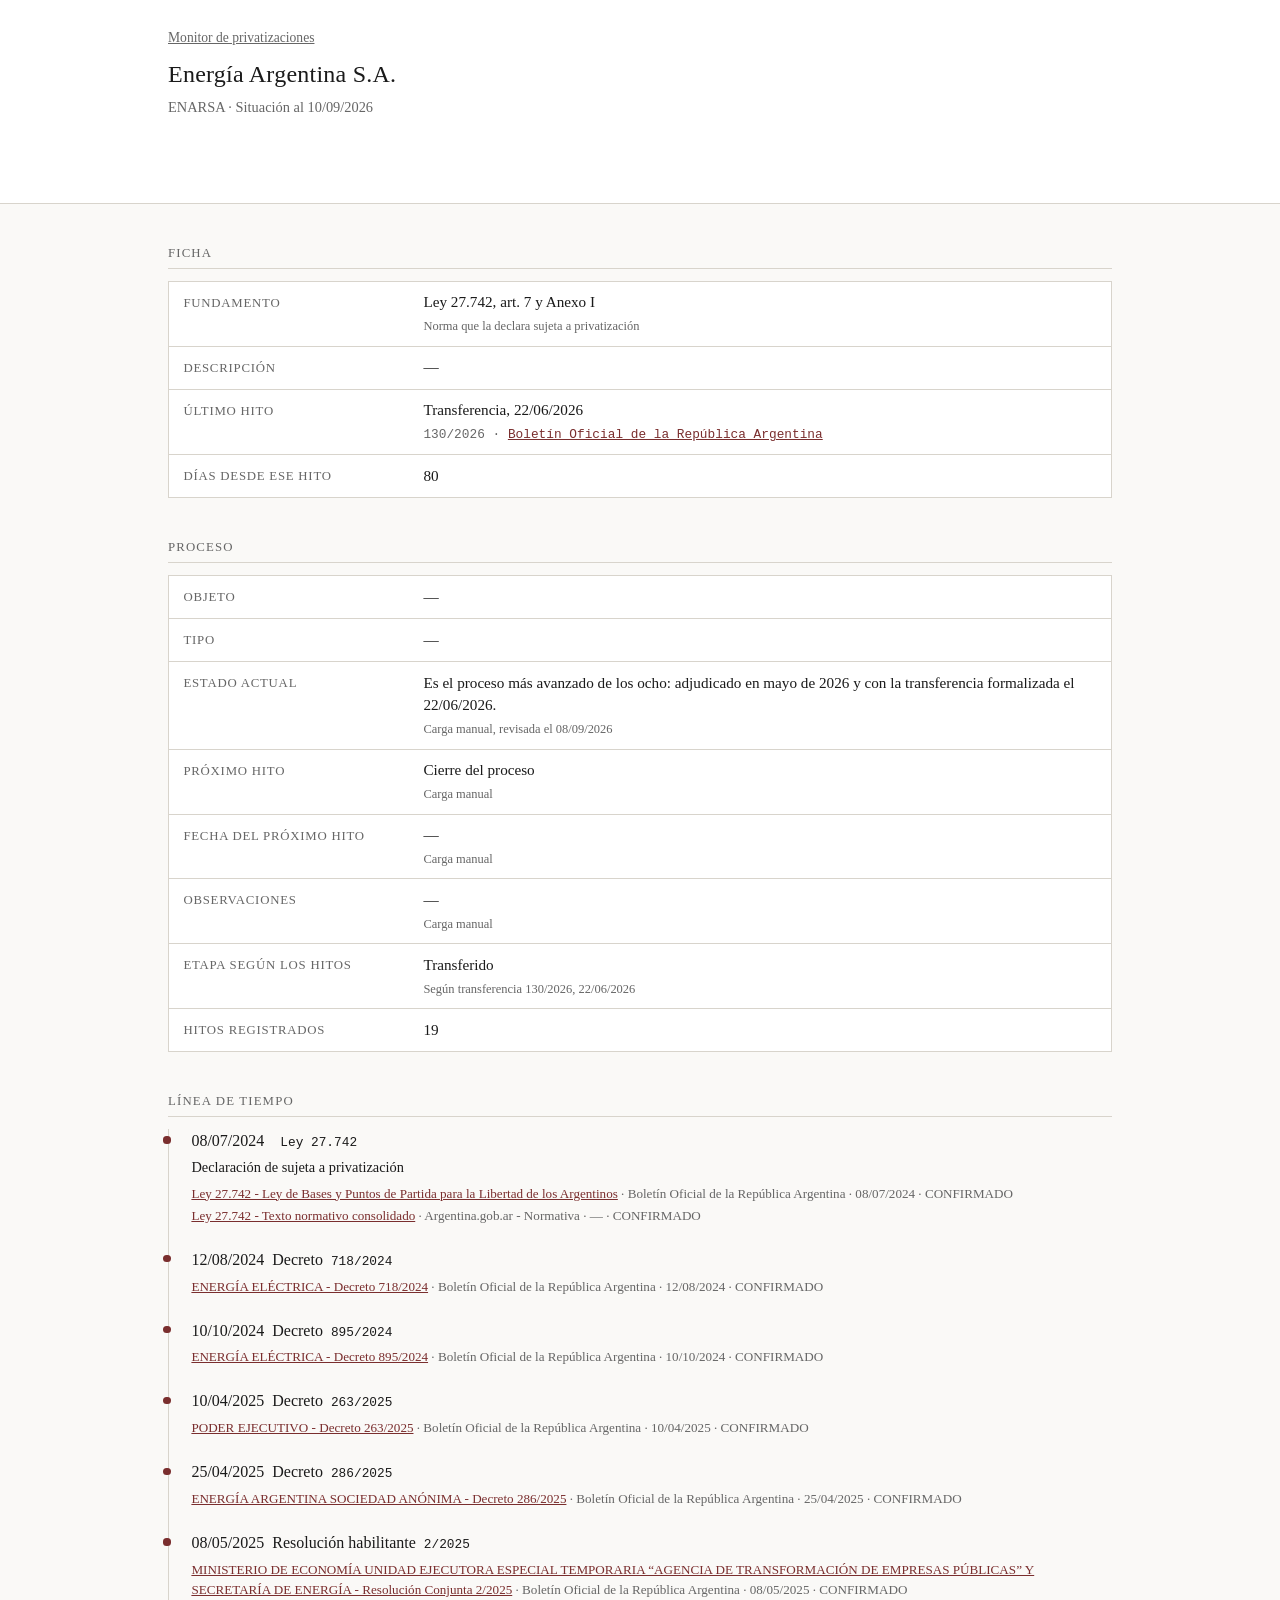
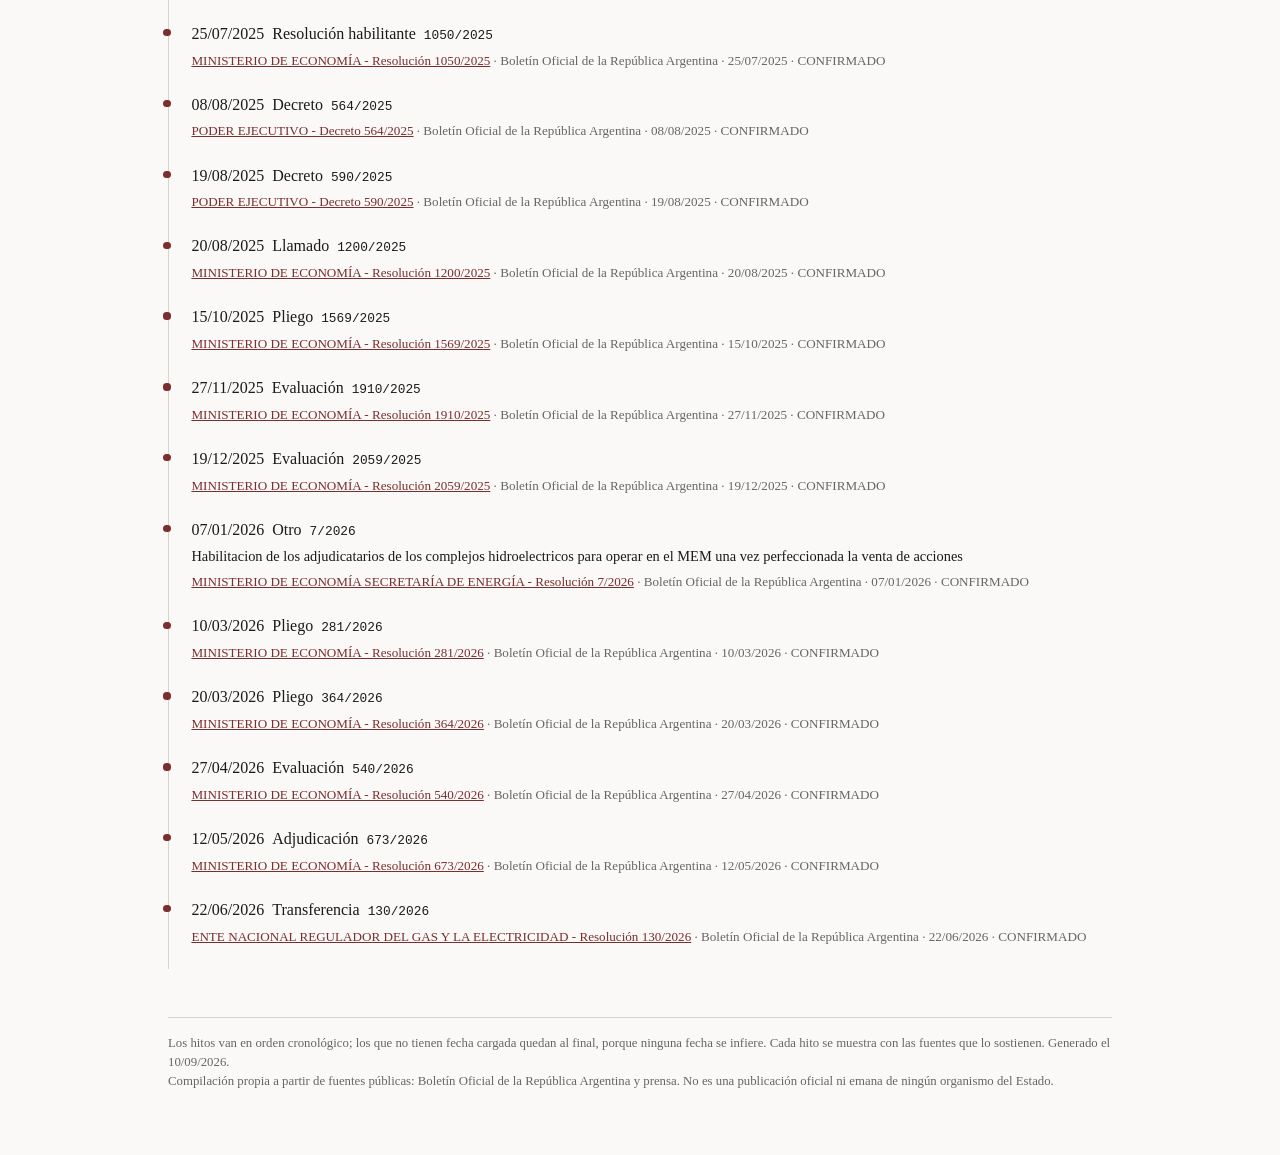
<file: empresa/enarsa.html>
<!doctype html>
<html lang="es-AR">
<head>
<meta charset="utf-8">
<meta name="viewport" content="width=device-width, initial-scale=1">
<title>ENARSA - Monitor de privatizaciones</title>
<link rel="stylesheet" href="../estilo.css">
</head>
<body>
<header>
  <div class="hoja">
    <p class="migas"><a href="../index.html">Monitor de privatizaciones</a></p>
    <h1>Energía Argentina S.A.</h1>
    <p class="bajada">
      ENARSA
      · Situación al 10/09/2026
    </p>
  </div>
</header>

<div class="hoja">
  <h2>Ficha</h2>
  <dl class="datos">
    <div>
      <dt>Fundamento</dt>
      <dd>
        Ley 27.742, art. 7 y Anexo I
        <span class="fuente">Norma que la declara sujeta a privatización</span>
      </dd>
    </div>
    <div>
      <dt>Descripción</dt>
      <dd>—</dd>
    </div>
    <div>
      <dt>Último hito</dt>
      <dd>
Transferencia,        <span class="fecha">22/06/2026</span>
        <span class="fuente norma">
          130/2026
          · <a href="https://www.boletinoficial.gob.ar/detalleAviso/primera/343371/20260622" target="_blank" rel="noopener">Boletín Oficial de la República Argentina</a>
        </span>
      </dd>
    </div>
    <div>
      <dt>Días desde ese hito</dt>
      <dd class="fecha">
        80
      </dd>
    </div>
  </dl>

  <h2>
    Proceso  </h2>
  <dl class="datos">
    <div>
      <dt>Objeto</dt>
      <dd>—</dd>
    </div>
    <div>
      <dt>Tipo</dt>
      <dd>—</dd>
    </div>
    <div>
      <dt>Estado actual</dt>
      <dd>
        Es el proceso más avanzado de los ocho: adjudicado en mayo de 2026 y con la transferencia formalizada el 22/06/2026.
        <span class="fuente">
          Carga manual, revisada el
          08/09/2026        </span>
      </dd>
    </div>
    <div>
      <dt>Próximo hito</dt>
      <dd>
        Cierre del proceso
        <span class="fuente">Carga manual</span>
      </dd>
    </div>
    <div>
      <dt>Fecha del próximo hito</dt>
      <dd class="fecha">
        —
        <span class="fuente">Carga manual</span>
      </dd>
    </div>
    <div>
      <dt>Observaciones</dt>
      <dd>
        —
        <span class="fuente">Carga manual</span>
      </dd>
    </div>
    <div>
      <dt>Etapa según los hitos</dt>
      <dd>
        Transferido
        <span class="fuente">
          Según transferencia 130/2026,
          22/06/2026
        </span>
      </dd>
    </div>
    <div>
      <dt>Hitos registrados</dt>
      <dd class="fecha">19</dd>
    </div>
  </dl>

  <h2>Línea de tiempo</h2>
  <ol class="linea-tiempo">
    <li>
      <div class="cabeza">
        <span class="fecha">08/07/2024</span>
        <span class="etapa"></span>
        <span class="norma">Ley 27.742</span>
      </div>
      <p class="descripcion">Declaración de sujeta a privatización</p>
      <ul class="fuentes">
        <li>
          <a href="https://www.boletinoficial.gob.ar/detalleAviso/primera/310189/20240708" target="_blank" rel="noopener">Ley 27.742 - Ley de Bases y Puntos de Partida para la Libertad de los Argentinos</a>
          · Boletín Oficial de la República Argentina · 08/07/2024 · CONFIRMADO
        </li>
        <li>
          <a href="https://www.argentina.gob.ar/normativa/nacional/ley-27742-401266/texto" target="_blank" rel="noopener">Ley 27.742 - Texto normativo consolidado</a>
          · Argentina.gob.ar - Normativa · — · CONFIRMADO
        </li>
      </ul>
    </li>
    <li>
      <div class="cabeza">
        <span class="fecha">12/08/2024</span>
        <span class="etapa">Decreto</span>
        <span class="norma">718/2024</span>
      </div>
      <ul class="fuentes">
        <li>
          <a href="https://www.boletinoficial.gob.ar/detalleAviso/primera/312045/20240812" target="_blank" rel="noopener">ENERGÍA ELÉCTRICA - Decreto 718/2024</a>
          · Boletín Oficial de la República Argentina · 12/08/2024 · CONFIRMADO
        </li>
      </ul>
    </li>
    <li>
      <div class="cabeza">
        <span class="fecha">10/10/2024</span>
        <span class="etapa">Decreto</span>
        <span class="norma">895/2024</span>
      </div>
      <ul class="fuentes">
        <li>
          <a href="https://www.boletinoficial.gob.ar/detalleAviso/primera/315396/20241010" target="_blank" rel="noopener">ENERGÍA ELÉCTRICA - Decreto 895/2024</a>
          · Boletín Oficial de la República Argentina · 10/10/2024 · CONFIRMADO
        </li>
      </ul>
    </li>
    <li>
      <div class="cabeza">
        <span class="fecha">10/04/2025</span>
        <span class="etapa">Decreto</span>
        <span class="norma">263/2025</span>
      </div>
      <ul class="fuentes">
        <li>
          <a href="https://www.boletinoficial.gob.ar/detalleAviso/primera/323758/20250410" target="_blank" rel="noopener">PODER EJECUTIVO - Decreto 263/2025</a>
          · Boletín Oficial de la República Argentina · 10/04/2025 · CONFIRMADO
        </li>
      </ul>
    </li>
    <li>
      <div class="cabeza">
        <span class="fecha">25/04/2025</span>
        <span class="etapa">Decreto</span>
        <span class="norma">286/2025</span>
      </div>
      <ul class="fuentes">
        <li>
          <a href="https://www.boletinoficial.gob.ar/detalleAviso/primera/324424/20250425" target="_blank" rel="noopener">ENERGÍA ARGENTINA SOCIEDAD ANÓNIMA - Decreto 286/2025</a>
          · Boletín Oficial de la República Argentina · 25/04/2025 · CONFIRMADO
        </li>
      </ul>
    </li>
    <li>
      <div class="cabeza">
        <span class="fecha">08/05/2025</span>
        <span class="etapa">Resolución habilitante</span>
        <span class="norma">2/2025</span>
      </div>
      <ul class="fuentes">
        <li>
          <a href="https://www.boletinoficial.gob.ar/detalleAviso/primera/325004/20250508" target="_blank" rel="noopener">MINISTERIO DE ECONOMÍA UNIDAD EJECUTORA ESPECIAL TEMPORARIA “AGENCIA DE TRANSFORMACIÓN DE EMPRESAS PÚBLICAS” Y SECRETARÍA DE ENERGÍA - Resolución Conjunta 2/2025</a>
          · Boletín Oficial de la República Argentina · 08/05/2025 · CONFIRMADO
        </li>
      </ul>
    </li>
    <li>
      <div class="cabeza">
        <span class="fecha">25/07/2025</span>
        <span class="etapa">Resolución habilitante</span>
        <span class="norma">1050/2025</span>
      </div>
      <ul class="fuentes">
        <li>
          <a href="https://www.boletinoficial.gob.ar/detalleAviso/primera/328852/20250725" target="_blank" rel="noopener">MINISTERIO DE ECONOMÍA - Resolución 1050/2025</a>
          · Boletín Oficial de la República Argentina · 25/07/2025 · CONFIRMADO
        </li>
      </ul>
    </li>
    <li>
      <div class="cabeza">
        <span class="fecha">08/08/2025</span>
        <span class="etapa">Decreto</span>
        <span class="norma">564/2025</span>
      </div>
      <ul class="fuentes">
        <li>
          <a href="https://www.boletinoficial.gob.ar/detalleAviso/primera/329505/20250808" target="_blank" rel="noopener">PODER EJECUTIVO - Decreto 564/2025</a>
          · Boletín Oficial de la República Argentina · 08/08/2025 · CONFIRMADO
        </li>
      </ul>
    </li>
    <li>
      <div class="cabeza">
        <span class="fecha">19/08/2025</span>
        <span class="etapa">Decreto</span>
        <span class="norma">590/2025</span>
      </div>
      <ul class="fuentes">
        <li>
          <a href="https://www.boletinoficial.gob.ar/detalleAviso/primera/329993/20250819" target="_blank" rel="noopener">PODER EJECUTIVO - Decreto 590/2025</a>
          · Boletín Oficial de la República Argentina · 19/08/2025 · CONFIRMADO
        </li>
      </ul>
    </li>
    <li>
      <div class="cabeza">
        <span class="fecha">20/08/2025</span>
        <span class="etapa">Llamado</span>
        <span class="norma">1200/2025</span>
      </div>
      <ul class="fuentes">
        <li>
          <a href="https://www.boletinoficial.gob.ar/detalleAviso/primera/330075/20250820" target="_blank" rel="noopener">MINISTERIO DE ECONOMÍA - Resolución 1200/2025</a>
          · Boletín Oficial de la República Argentina · 20/08/2025 · CONFIRMADO
        </li>
      </ul>
    </li>
    <li>
      <div class="cabeza">
        <span class="fecha">15/10/2025</span>
        <span class="etapa">Pliego</span>
        <span class="norma">1569/2025</span>
      </div>
      <ul class="fuentes">
        <li>
          <a href="https://www.boletinoficial.gob.ar/detalleAviso/primera/332862/20251015" target="_blank" rel="noopener">MINISTERIO DE ECONOMÍA - Resolución 1569/2025</a>
          · Boletín Oficial de la República Argentina · 15/10/2025 · CONFIRMADO
        </li>
      </ul>
    </li>
    <li>
      <div class="cabeza">
        <span class="fecha">27/11/2025</span>
        <span class="etapa">Evaluación</span>
        <span class="norma">1910/2025</span>
      </div>
      <ul class="fuentes">
        <li>
          <a href="https://www.boletinoficial.gob.ar/detalleAviso/primera/335047/20251127" target="_blank" rel="noopener">MINISTERIO DE ECONOMÍA - Resolución 1910/2025</a>
          · Boletín Oficial de la República Argentina · 27/11/2025 · CONFIRMADO
        </li>
      </ul>
    </li>
    <li>
      <div class="cabeza">
        <span class="fecha">19/12/2025</span>
        <span class="etapa">Evaluación</span>
        <span class="norma">2059/2025</span>
      </div>
      <ul class="fuentes">
        <li>
          <a href="https://www.boletinoficial.gob.ar/detalleAviso/primera/336491/20251219" target="_blank" rel="noopener">MINISTERIO DE ECONOMÍA - Resolución 2059/2025</a>
          · Boletín Oficial de la República Argentina · 19/12/2025 · CONFIRMADO
        </li>
      </ul>
    </li>
    <li>
      <div class="cabeza">
        <span class="fecha">07/01/2026</span>
        <span class="etapa">Otro</span>
        <span class="norma">7/2026</span>
      </div>
      <p class="descripcion">Habilitacion de los adjudicatarios de los complejos hidroelectricos para operar en el MEM una vez perfeccionada la venta de acciones</p>
      <ul class="fuentes">
        <li>
          <a href="https://www.boletinoficial.gob.ar/detalleAviso/primera/337166/20260107" target="_blank" rel="noopener">MINISTERIO DE ECONOMÍA SECRETARÍA DE ENERGÍA - Resolución 7/2026</a>
          · Boletín Oficial de la República Argentina · 07/01/2026 · CONFIRMADO
        </li>
      </ul>
    </li>
    <li>
      <div class="cabeza">
        <span class="fecha">10/03/2026</span>
        <span class="etapa">Pliego</span>
        <span class="norma">281/2026</span>
      </div>
      <ul class="fuentes">
        <li>
          <a href="https://www.boletinoficial.gob.ar/detalleAviso/primera/339256/20260310" target="_blank" rel="noopener">MINISTERIO DE ECONOMÍA - Resolución 281/2026</a>
          · Boletín Oficial de la República Argentina · 10/03/2026 · CONFIRMADO
        </li>
      </ul>
    </li>
    <li>
      <div class="cabeza">
        <span class="fecha">20/03/2026</span>
        <span class="etapa">Pliego</span>
        <span class="norma">364/2026</span>
      </div>
      <ul class="fuentes">
        <li>
          <a href="https://www.boletinoficial.gob.ar/detalleAviso/primera/339735/20260320" target="_blank" rel="noopener">MINISTERIO DE ECONOMÍA - Resolución 364/2026</a>
          · Boletín Oficial de la República Argentina · 20/03/2026 · CONFIRMADO
        </li>
      </ul>
    </li>
    <li>
      <div class="cabeza">
        <span class="fecha">27/04/2026</span>
        <span class="etapa">Evaluación</span>
        <span class="norma">540/2026</span>
      </div>
      <ul class="fuentes">
        <li>
          <a href="https://www.boletinoficial.gob.ar/detalleAviso/primera/341189/20260427" target="_blank" rel="noopener">MINISTERIO DE ECONOMÍA - Resolución 540/2026</a>
          · Boletín Oficial de la República Argentina · 27/04/2026 · CONFIRMADO
        </li>
      </ul>
    </li>
    <li>
      <div class="cabeza">
        <span class="fecha">12/05/2026</span>
        <span class="etapa">Adjudicación</span>
        <span class="norma">673/2026</span>
      </div>
      <ul class="fuentes">
        <li>
          <a href="https://www.boletinoficial.gob.ar/detalleAviso/primera/341827/20260512" target="_blank" rel="noopener">MINISTERIO DE ECONOMÍA - Resolución 673/2026</a>
          · Boletín Oficial de la República Argentina · 12/05/2026 · CONFIRMADO
        </li>
      </ul>
    </li>
    <li>
      <div class="cabeza">
        <span class="fecha">22/06/2026</span>
        <span class="etapa">Transferencia</span>
        <span class="norma">130/2026</span>
      </div>
      <ul class="fuentes">
        <li>
          <a href="https://www.boletinoficial.gob.ar/detalleAviso/primera/343371/20260622" target="_blank" rel="noopener">ENTE NACIONAL REGULADOR DEL GAS Y LA ELECTRICIDAD - Resolución 130/2026</a>
          · Boletín Oficial de la República Argentina · 22/06/2026 · CONFIRMADO
        </li>
      </ul>
    </li>
  </ol>



  <footer>
    Los hitos van en orden cronológico; los que no tienen fecha cargada quedan al
    final, porque ninguna fecha se infiere. Cada hito se muestra con las fuentes
    que lo sostienen. Generado el 10/09/2026.
    <br>
    Compilación propia a partir de fuentes públicas: Boletín Oficial de la
    República Argentina y prensa. No es una publicación oficial ni emana de
    ningún organismo del Estado.
  </footer>
</div>
</body>
</html>
</file>
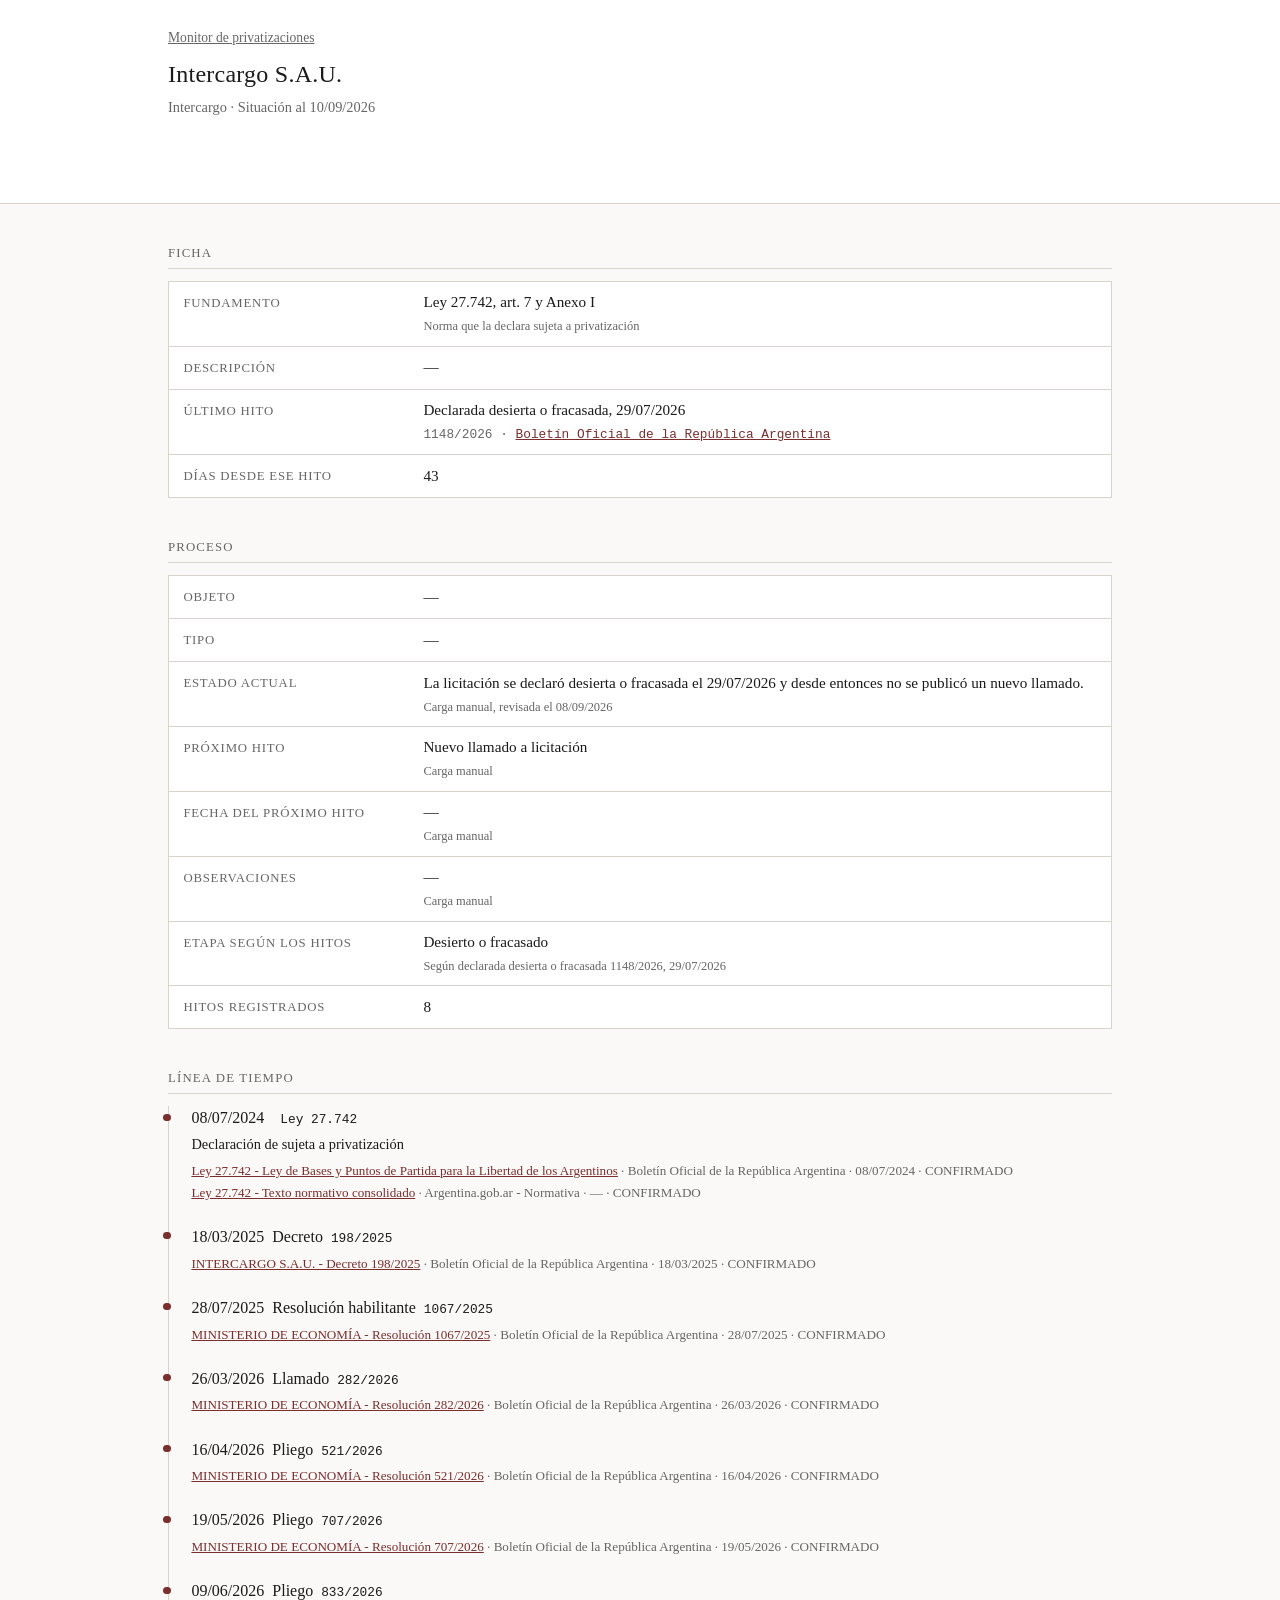
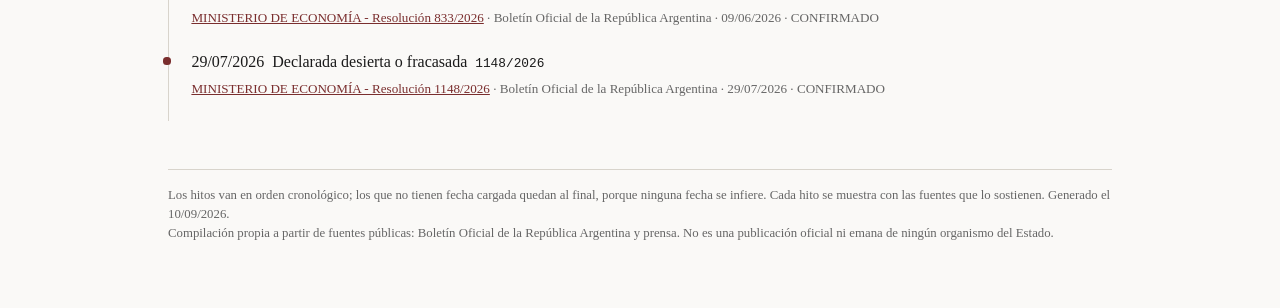
<file: empresa/intercargo.html>
<!doctype html>
<html lang="es-AR">
<head>
<meta charset="utf-8">
<meta name="viewport" content="width=device-width, initial-scale=1">
<title>Intercargo - Monitor de privatizaciones</title>
<link rel="stylesheet" href="../estilo.css">
</head>
<body>
<header>
  <div class="hoja">
    <p class="migas"><a href="../index.html">Monitor de privatizaciones</a></p>
    <h1>Intercargo S.A.U.</h1>
    <p class="bajada">
      Intercargo
      · Situación al 10/09/2026
    </p>
  </div>
</header>

<div class="hoja">
  <h2>Ficha</h2>
  <dl class="datos">
    <div>
      <dt>Fundamento</dt>
      <dd>
        Ley 27.742, art. 7 y Anexo I
        <span class="fuente">Norma que la declara sujeta a privatización</span>
      </dd>
    </div>
    <div>
      <dt>Descripción</dt>
      <dd>—</dd>
    </div>
    <div>
      <dt>Último hito</dt>
      <dd>
Declarada desierta o fracasada,        <span class="fecha">29/07/2026</span>
        <span class="fuente norma">
          1148/2026
          · <a href="https://www.boletinoficial.gob.ar/detalleAviso/primera/345074/20260729" target="_blank" rel="noopener">Boletín Oficial de la República Argentina</a>
        </span>
      </dd>
    </div>
    <div>
      <dt>Días desde ese hito</dt>
      <dd class="fecha">
        43
      </dd>
    </div>
  </dl>

  <h2>
    Proceso  </h2>
  <dl class="datos">
    <div>
      <dt>Objeto</dt>
      <dd>—</dd>
    </div>
    <div>
      <dt>Tipo</dt>
      <dd>—</dd>
    </div>
    <div>
      <dt>Estado actual</dt>
      <dd>
        La licitación se declaró desierta o fracasada el 29/07/2026 y desde entonces no se publicó un nuevo llamado.
        <span class="fuente">
          Carga manual, revisada el
          08/09/2026        </span>
      </dd>
    </div>
    <div>
      <dt>Próximo hito</dt>
      <dd>
        Nuevo llamado a licitación
        <span class="fuente">Carga manual</span>
      </dd>
    </div>
    <div>
      <dt>Fecha del próximo hito</dt>
      <dd class="fecha">
        —
        <span class="fuente">Carga manual</span>
      </dd>
    </div>
    <div>
      <dt>Observaciones</dt>
      <dd>
        —
        <span class="fuente">Carga manual</span>
      </dd>
    </div>
    <div>
      <dt>Etapa según los hitos</dt>
      <dd>
        Desierto o fracasado
        <span class="fuente">
          Según declarada desierta o fracasada 1148/2026,
          29/07/2026
        </span>
      </dd>
    </div>
    <div>
      <dt>Hitos registrados</dt>
      <dd class="fecha">8</dd>
    </div>
  </dl>

  <h2>Línea de tiempo</h2>
  <ol class="linea-tiempo">
    <li>
      <div class="cabeza">
        <span class="fecha">08/07/2024</span>
        <span class="etapa"></span>
        <span class="norma">Ley 27.742</span>
      </div>
      <p class="descripcion">Declaración de sujeta a privatización</p>
      <ul class="fuentes">
        <li>
          <a href="https://www.boletinoficial.gob.ar/detalleAviso/primera/310189/20240708" target="_blank" rel="noopener">Ley 27.742 - Ley de Bases y Puntos de Partida para la Libertad de los Argentinos</a>
          · Boletín Oficial de la República Argentina · 08/07/2024 · CONFIRMADO
        </li>
        <li>
          <a href="https://www.argentina.gob.ar/normativa/nacional/ley-27742-401266/texto" target="_blank" rel="noopener">Ley 27.742 - Texto normativo consolidado</a>
          · Argentina.gob.ar - Normativa · — · CONFIRMADO
        </li>
      </ul>
    </li>
    <li>
      <div class="cabeza">
        <span class="fecha">18/03/2025</span>
        <span class="etapa">Decreto</span>
        <span class="norma">198/2025</span>
      </div>
      <ul class="fuentes">
        <li>
          <a href="https://www.boletinoficial.gob.ar/detalleAviso/primera/322653/20250318" target="_blank" rel="noopener">INTERCARGO S.A.U. - Decreto 198/2025</a>
          · Boletín Oficial de la República Argentina · 18/03/2025 · CONFIRMADO
        </li>
      </ul>
    </li>
    <li>
      <div class="cabeza">
        <span class="fecha">28/07/2025</span>
        <span class="etapa">Resolución habilitante</span>
        <span class="norma">1067/2025</span>
      </div>
      <ul class="fuentes">
        <li>
          <a href="https://www.boletinoficial.gob.ar/detalleAviso/primera/328930/20250728" target="_blank" rel="noopener">MINISTERIO DE ECONOMÍA - Resolución 1067/2025</a>
          · Boletín Oficial de la República Argentina · 28/07/2025 · CONFIRMADO
        </li>
      </ul>
    </li>
    <li>
      <div class="cabeza">
        <span class="fecha">26/03/2026</span>
        <span class="etapa">Llamado</span>
        <span class="norma">282/2026</span>
      </div>
      <ul class="fuentes">
        <li>
          <a href="https://www.boletinoficial.gob.ar/detalleAviso/primera/339930/20260326" target="_blank" rel="noopener">MINISTERIO DE ECONOMÍA - Resolución 282/2026</a>
          · Boletín Oficial de la República Argentina · 26/03/2026 · CONFIRMADO
        </li>
      </ul>
    </li>
    <li>
      <div class="cabeza">
        <span class="fecha">16/04/2026</span>
        <span class="etapa">Pliego</span>
        <span class="norma">521/2026</span>
      </div>
      <ul class="fuentes">
        <li>
          <a href="https://www.boletinoficial.gob.ar/detalleAviso/primera/340816/20260416" target="_blank" rel="noopener">MINISTERIO DE ECONOMÍA - Resolución 521/2026</a>
          · Boletín Oficial de la República Argentina · 16/04/2026 · CONFIRMADO
        </li>
      </ul>
    </li>
    <li>
      <div class="cabeza">
        <span class="fecha">19/05/2026</span>
        <span class="etapa">Pliego</span>
        <span class="norma">707/2026</span>
      </div>
      <ul class="fuentes">
        <li>
          <a href="https://www.boletinoficial.gob.ar/detalleAviso/primera/342095/20260519" target="_blank" rel="noopener">MINISTERIO DE ECONOMÍA - Resolución 707/2026</a>
          · Boletín Oficial de la República Argentina · 19/05/2026 · CONFIRMADO
        </li>
      </ul>
    </li>
    <li>
      <div class="cabeza">
        <span class="fecha">09/06/2026</span>
        <span class="etapa">Pliego</span>
        <span class="norma">833/2026</span>
      </div>
      <ul class="fuentes">
        <li>
          <a href="https://www.boletinoficial.gob.ar/detalleAviso/primera/342914/20260609" target="_blank" rel="noopener">MINISTERIO DE ECONOMÍA - Resolución 833/2026</a>
          · Boletín Oficial de la República Argentina · 09/06/2026 · CONFIRMADO
        </li>
      </ul>
    </li>
    <li>
      <div class="cabeza">
        <span class="fecha">29/07/2026</span>
        <span class="etapa">Declarada desierta o fracasada</span>
        <span class="norma">1148/2026</span>
      </div>
      <ul class="fuentes">
        <li>
          <a href="https://www.boletinoficial.gob.ar/detalleAviso/primera/345074/20260729" target="_blank" rel="noopener">MINISTERIO DE ECONOMÍA - Resolución 1148/2026</a>
          · Boletín Oficial de la República Argentina · 29/07/2026 · CONFIRMADO
        </li>
      </ul>
    </li>
  </ol>



  <footer>
    Los hitos van en orden cronológico; los que no tienen fecha cargada quedan al
    final, porque ninguna fecha se infiere. Cada hito se muestra con las fuentes
    que lo sostienen. Generado el 10/09/2026.
    <br>
    Compilación propia a partir de fuentes públicas: Boletín Oficial de la
    República Argentina y prensa. No es una publicación oficial ni emana de
    ningún organismo del Estado.
  </footer>
</div>
</body>
</html>
</file>
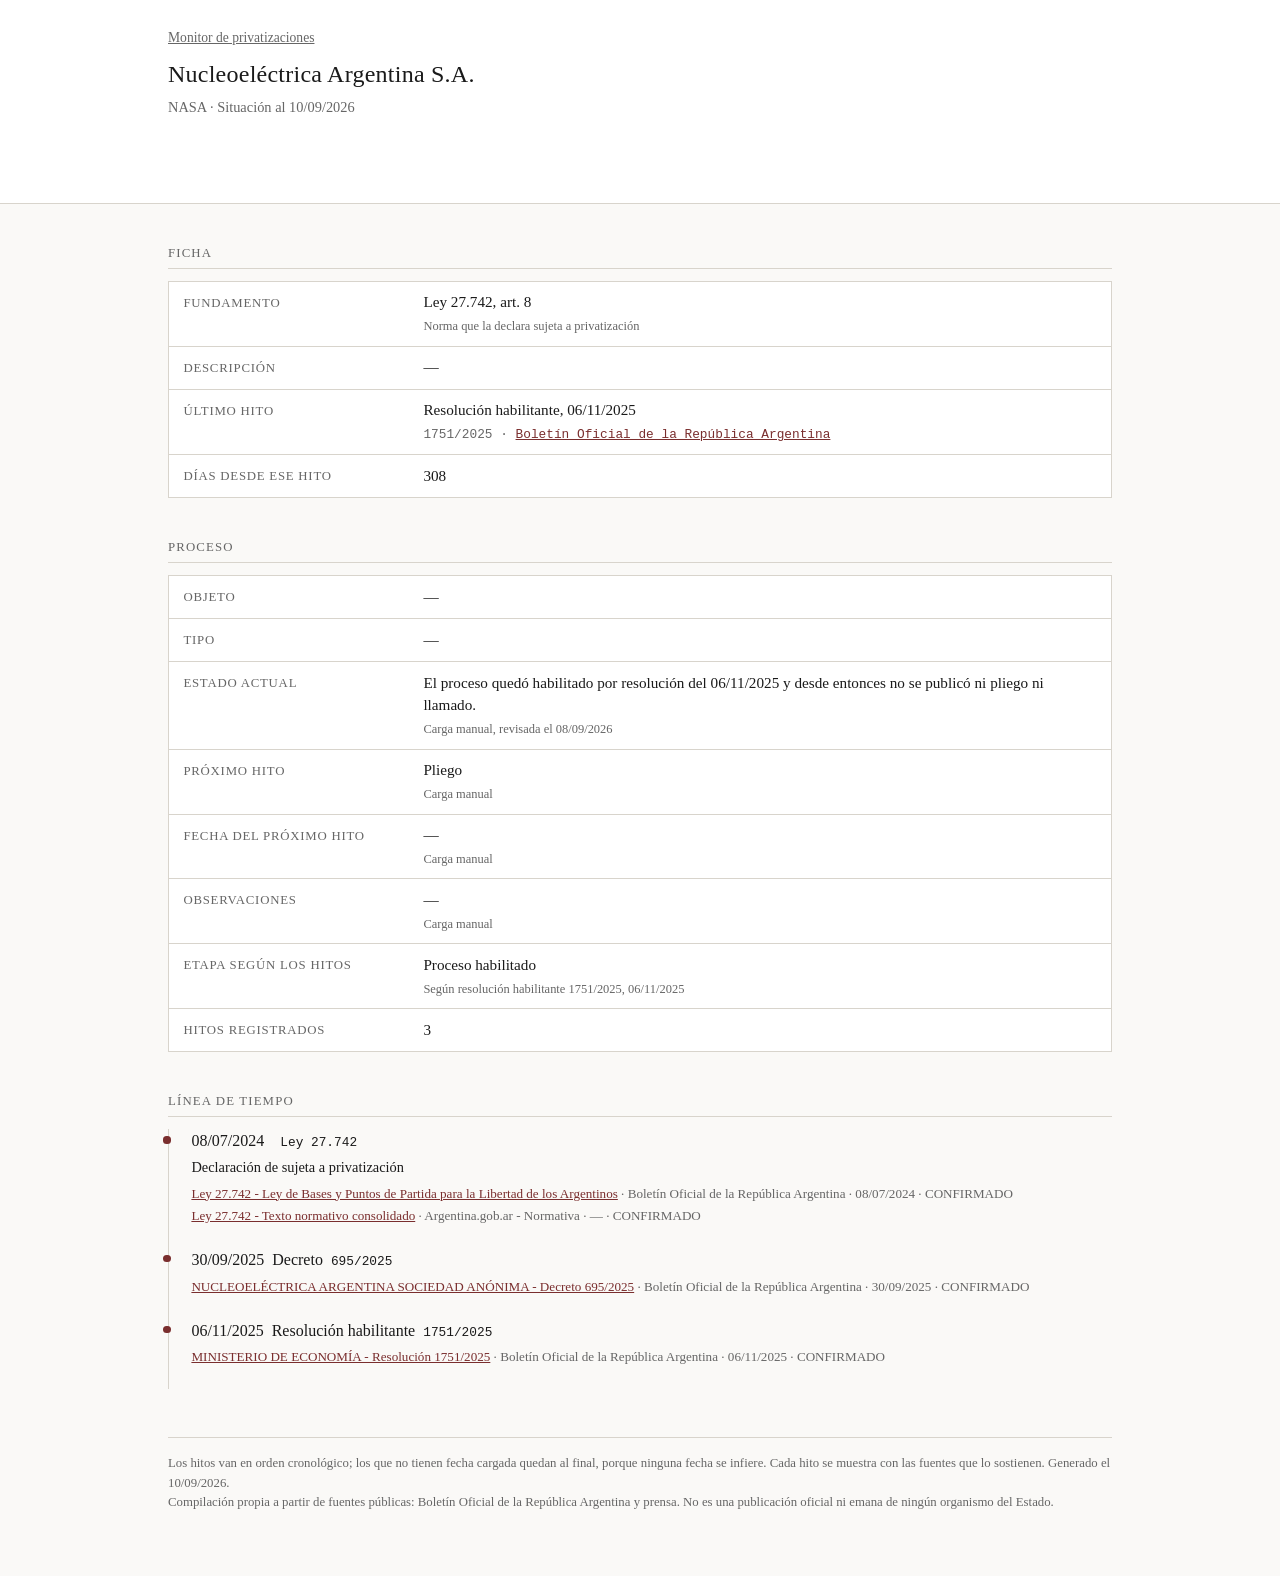
<file: empresa/nasa.html>
<!doctype html>
<html lang="es-AR">
<head>
<meta charset="utf-8">
<meta name="viewport" content="width=device-width, initial-scale=1">
<title>NASA - Monitor de privatizaciones</title>
<link rel="stylesheet" href="../estilo.css">
</head>
<body>
<header>
  <div class="hoja">
    <p class="migas"><a href="../index.html">Monitor de privatizaciones</a></p>
    <h1>Nucleoeléctrica Argentina S.A.</h1>
    <p class="bajada">
      NASA
      · Situación al 10/09/2026
    </p>
  </div>
</header>

<div class="hoja">
  <h2>Ficha</h2>
  <dl class="datos">
    <div>
      <dt>Fundamento</dt>
      <dd>
        Ley 27.742, art. 8
        <span class="fuente">Norma que la declara sujeta a privatización</span>
      </dd>
    </div>
    <div>
      <dt>Descripción</dt>
      <dd>—</dd>
    </div>
    <div>
      <dt>Último hito</dt>
      <dd>
Resolución habilitante,        <span class="fecha">06/11/2025</span>
        <span class="fuente norma">
          1751/2025
          · <a href="https://www.boletinoficial.gob.ar/detalleAviso/primera/334097/20251106" target="_blank" rel="noopener">Boletín Oficial de la República Argentina</a>
        </span>
      </dd>
    </div>
    <div>
      <dt>Días desde ese hito</dt>
      <dd class="fecha">
        308
      </dd>
    </div>
  </dl>

  <h2>
    Proceso  </h2>
  <dl class="datos">
    <div>
      <dt>Objeto</dt>
      <dd>—</dd>
    </div>
    <div>
      <dt>Tipo</dt>
      <dd>—</dd>
    </div>
    <div>
      <dt>Estado actual</dt>
      <dd>
        El proceso quedó habilitado por resolución del 06/11/2025 y desde entonces no se publicó ni pliego ni llamado.
        <span class="fuente">
          Carga manual, revisada el
          08/09/2026        </span>
      </dd>
    </div>
    <div>
      <dt>Próximo hito</dt>
      <dd>
        Pliego
        <span class="fuente">Carga manual</span>
      </dd>
    </div>
    <div>
      <dt>Fecha del próximo hito</dt>
      <dd class="fecha">
        —
        <span class="fuente">Carga manual</span>
      </dd>
    </div>
    <div>
      <dt>Observaciones</dt>
      <dd>
        —
        <span class="fuente">Carga manual</span>
      </dd>
    </div>
    <div>
      <dt>Etapa según los hitos</dt>
      <dd>
        Proceso habilitado
        <span class="fuente">
          Según resolución habilitante 1751/2025,
          06/11/2025
        </span>
      </dd>
    </div>
    <div>
      <dt>Hitos registrados</dt>
      <dd class="fecha">3</dd>
    </div>
  </dl>

  <h2>Línea de tiempo</h2>
  <ol class="linea-tiempo">
    <li>
      <div class="cabeza">
        <span class="fecha">08/07/2024</span>
        <span class="etapa"></span>
        <span class="norma">Ley 27.742</span>
      </div>
      <p class="descripcion">Declaración de sujeta a privatización</p>
      <ul class="fuentes">
        <li>
          <a href="https://www.boletinoficial.gob.ar/detalleAviso/primera/310189/20240708" target="_blank" rel="noopener">Ley 27.742 - Ley de Bases y Puntos de Partida para la Libertad de los Argentinos</a>
          · Boletín Oficial de la República Argentina · 08/07/2024 · CONFIRMADO
        </li>
        <li>
          <a href="https://www.argentina.gob.ar/normativa/nacional/ley-27742-401266/texto" target="_blank" rel="noopener">Ley 27.742 - Texto normativo consolidado</a>
          · Argentina.gob.ar - Normativa · — · CONFIRMADO
        </li>
      </ul>
    </li>
    <li>
      <div class="cabeza">
        <span class="fecha">30/09/2025</span>
        <span class="etapa">Decreto</span>
        <span class="norma">695/2025</span>
      </div>
      <ul class="fuentes">
        <li>
          <a href="https://www.boletinoficial.gob.ar/detalleAviso/primera/332079/20250930" target="_blank" rel="noopener">NUCLEOELÉCTRICA ARGENTINA SOCIEDAD ANÓNIMA - Decreto 695/2025</a>
          · Boletín Oficial de la República Argentina · 30/09/2025 · CONFIRMADO
        </li>
      </ul>
    </li>
    <li>
      <div class="cabeza">
        <span class="fecha">06/11/2025</span>
        <span class="etapa">Resolución habilitante</span>
        <span class="norma">1751/2025</span>
      </div>
      <ul class="fuentes">
        <li>
          <a href="https://www.boletinoficial.gob.ar/detalleAviso/primera/334097/20251106" target="_blank" rel="noopener">MINISTERIO DE ECONOMÍA - Resolución 1751/2025</a>
          · Boletín Oficial de la República Argentina · 06/11/2025 · CONFIRMADO
        </li>
      </ul>
    </li>
  </ol>



  <footer>
    Los hitos van en orden cronológico; los que no tienen fecha cargada quedan al
    final, porque ninguna fecha se infiere. Cada hito se muestra con las fuentes
    que lo sostienen. Generado el 10/09/2026.
    <br>
    Compilación propia a partir de fuentes públicas: Boletín Oficial de la
    República Argentina y prensa. No es una publicación oficial ni emana de
    ningún organismo del Estado.
  </footer>
</div>
</body>
</html>
</file>
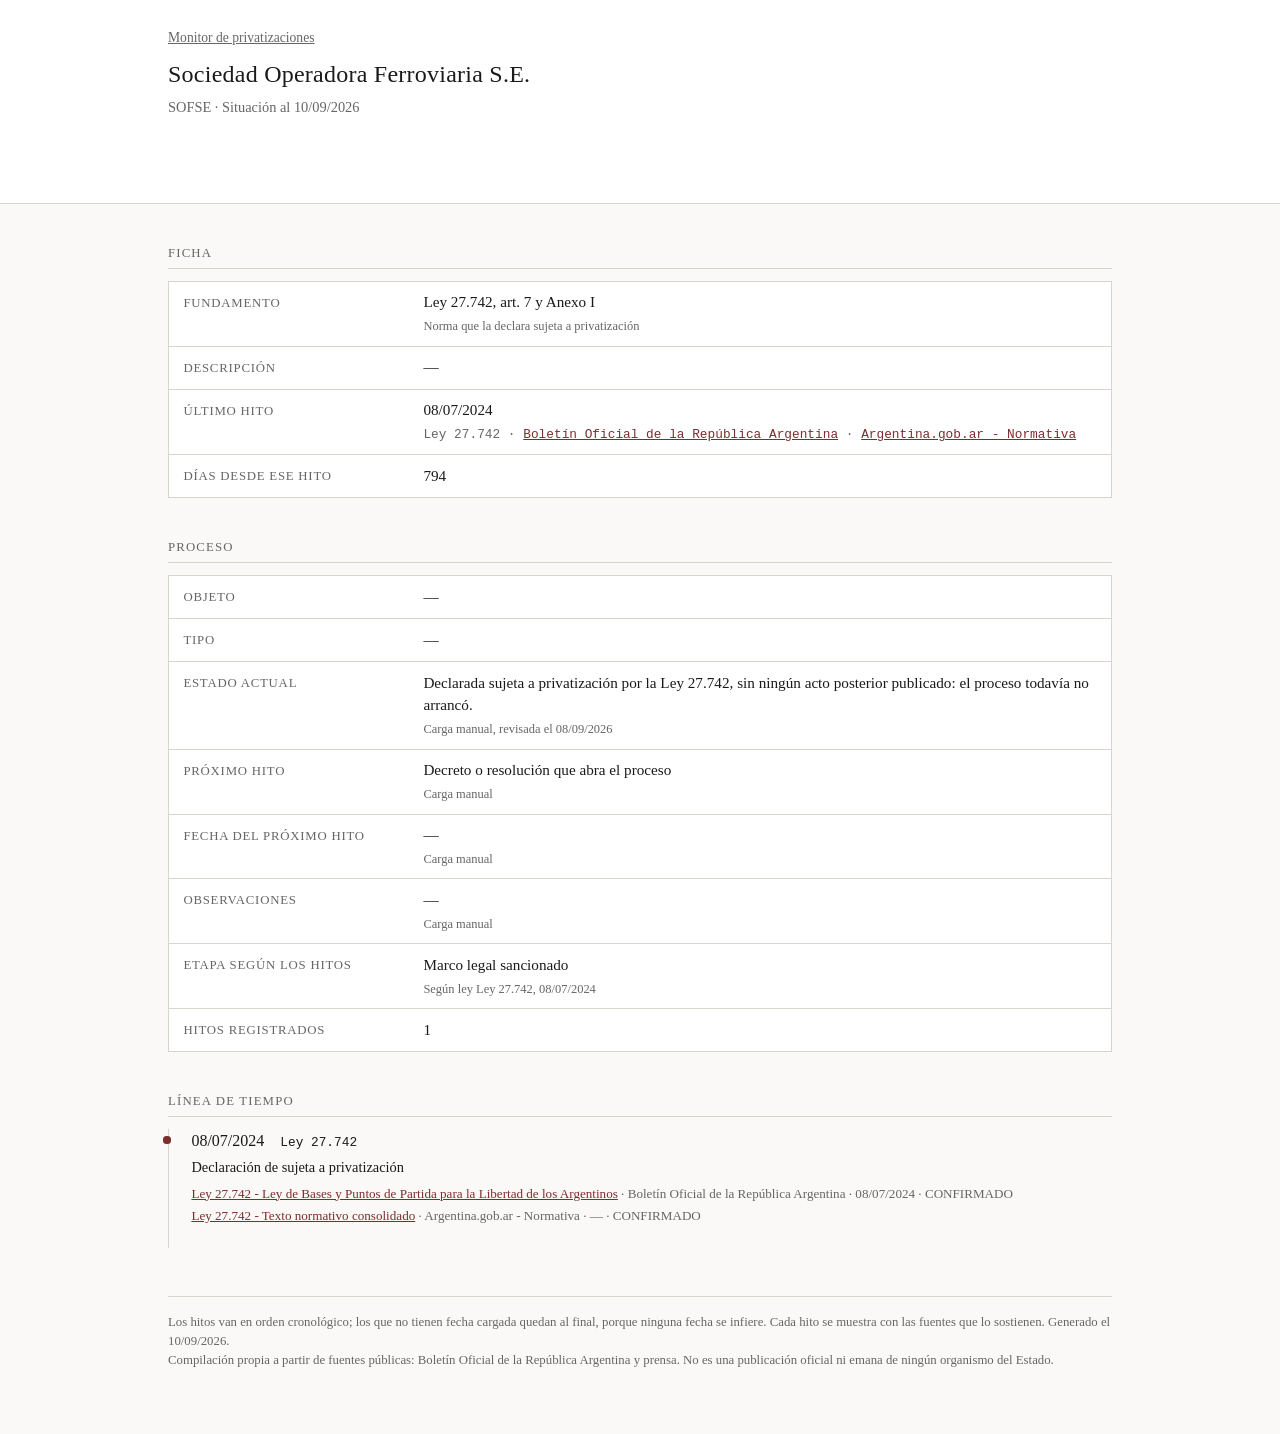
<file: empresa/sofse.html>
<!doctype html>
<html lang="es-AR">
<head>
<meta charset="utf-8">
<meta name="viewport" content="width=device-width, initial-scale=1">
<title>SOFSE - Monitor de privatizaciones</title>
<link rel="stylesheet" href="../estilo.css">
</head>
<body>
<header>
  <div class="hoja">
    <p class="migas"><a href="../index.html">Monitor de privatizaciones</a></p>
    <h1>Sociedad Operadora Ferroviaria S.E.</h1>
    <p class="bajada">
      SOFSE
      · Situación al 10/09/2026
    </p>
  </div>
</header>

<div class="hoja">
  <h2>Ficha</h2>
  <dl class="datos">
    <div>
      <dt>Fundamento</dt>
      <dd>
        Ley 27.742, art. 7 y Anexo I
        <span class="fuente">Norma que la declara sujeta a privatización</span>
      </dd>
    </div>
    <div>
      <dt>Descripción</dt>
      <dd>—</dd>
    </div>
    <div>
      <dt>Último hito</dt>
      <dd>
        <span class="fecha">08/07/2024</span>
        <span class="fuente norma">
          Ley 27.742
          · <a href="https://www.boletinoficial.gob.ar/detalleAviso/primera/310189/20240708" target="_blank" rel="noopener">Boletín Oficial de la República Argentina</a>
          · <a href="https://www.argentina.gob.ar/normativa/nacional/ley-27742-401266/texto" target="_blank" rel="noopener">Argentina.gob.ar - Normativa</a>
        </span>
      </dd>
    </div>
    <div>
      <dt>Días desde ese hito</dt>
      <dd class="fecha">
        794
      </dd>
    </div>
  </dl>

  <h2>
    Proceso  </h2>
  <dl class="datos">
    <div>
      <dt>Objeto</dt>
      <dd>—</dd>
    </div>
    <div>
      <dt>Tipo</dt>
      <dd>—</dd>
    </div>
    <div>
      <dt>Estado actual</dt>
      <dd>
        Declarada sujeta a privatización por la Ley 27.742, sin ningún acto posterior publicado: el proceso todavía no arrancó.
        <span class="fuente">
          Carga manual, revisada el
          08/09/2026        </span>
      </dd>
    </div>
    <div>
      <dt>Próximo hito</dt>
      <dd>
        Decreto o resolución que abra el proceso
        <span class="fuente">Carga manual</span>
      </dd>
    </div>
    <div>
      <dt>Fecha del próximo hito</dt>
      <dd class="fecha">
        —
        <span class="fuente">Carga manual</span>
      </dd>
    </div>
    <div>
      <dt>Observaciones</dt>
      <dd>
        —
        <span class="fuente">Carga manual</span>
      </dd>
    </div>
    <div>
      <dt>Etapa según los hitos</dt>
      <dd>
        Marco legal sancionado
        <span class="fuente">
          Según ley Ley 27.742,
          08/07/2024
        </span>
      </dd>
    </div>
    <div>
      <dt>Hitos registrados</dt>
      <dd class="fecha">1</dd>
    </div>
  </dl>

  <h2>Línea de tiempo</h2>
  <ol class="linea-tiempo">
    <li>
      <div class="cabeza">
        <span class="fecha">08/07/2024</span>
        <span class="etapa"></span>
        <span class="norma">Ley 27.742</span>
      </div>
      <p class="descripcion">Declaración de sujeta a privatización</p>
      <ul class="fuentes">
        <li>
          <a href="https://www.boletinoficial.gob.ar/detalleAviso/primera/310189/20240708" target="_blank" rel="noopener">Ley 27.742 - Ley de Bases y Puntos de Partida para la Libertad de los Argentinos</a>
          · Boletín Oficial de la República Argentina · 08/07/2024 · CONFIRMADO
        </li>
        <li>
          <a href="https://www.argentina.gob.ar/normativa/nacional/ley-27742-401266/texto" target="_blank" rel="noopener">Ley 27.742 - Texto normativo consolidado</a>
          · Argentina.gob.ar - Normativa · — · CONFIRMADO
        </li>
      </ul>
    </li>
  </ol>



  <footer>
    Los hitos van en orden cronológico; los que no tienen fecha cargada quedan al
    final, porque ninguna fecha se infiere. Cada hito se muestra con las fuentes
    que lo sostienen. Generado el 10/09/2026.
    <br>
    Compilación propia a partir de fuentes públicas: Boletín Oficial de la
    República Argentina y prensa. No es una publicación oficial ni emana de
    ningún organismo del Estado.
  </footer>
</div>
</body>
</html>
</file>
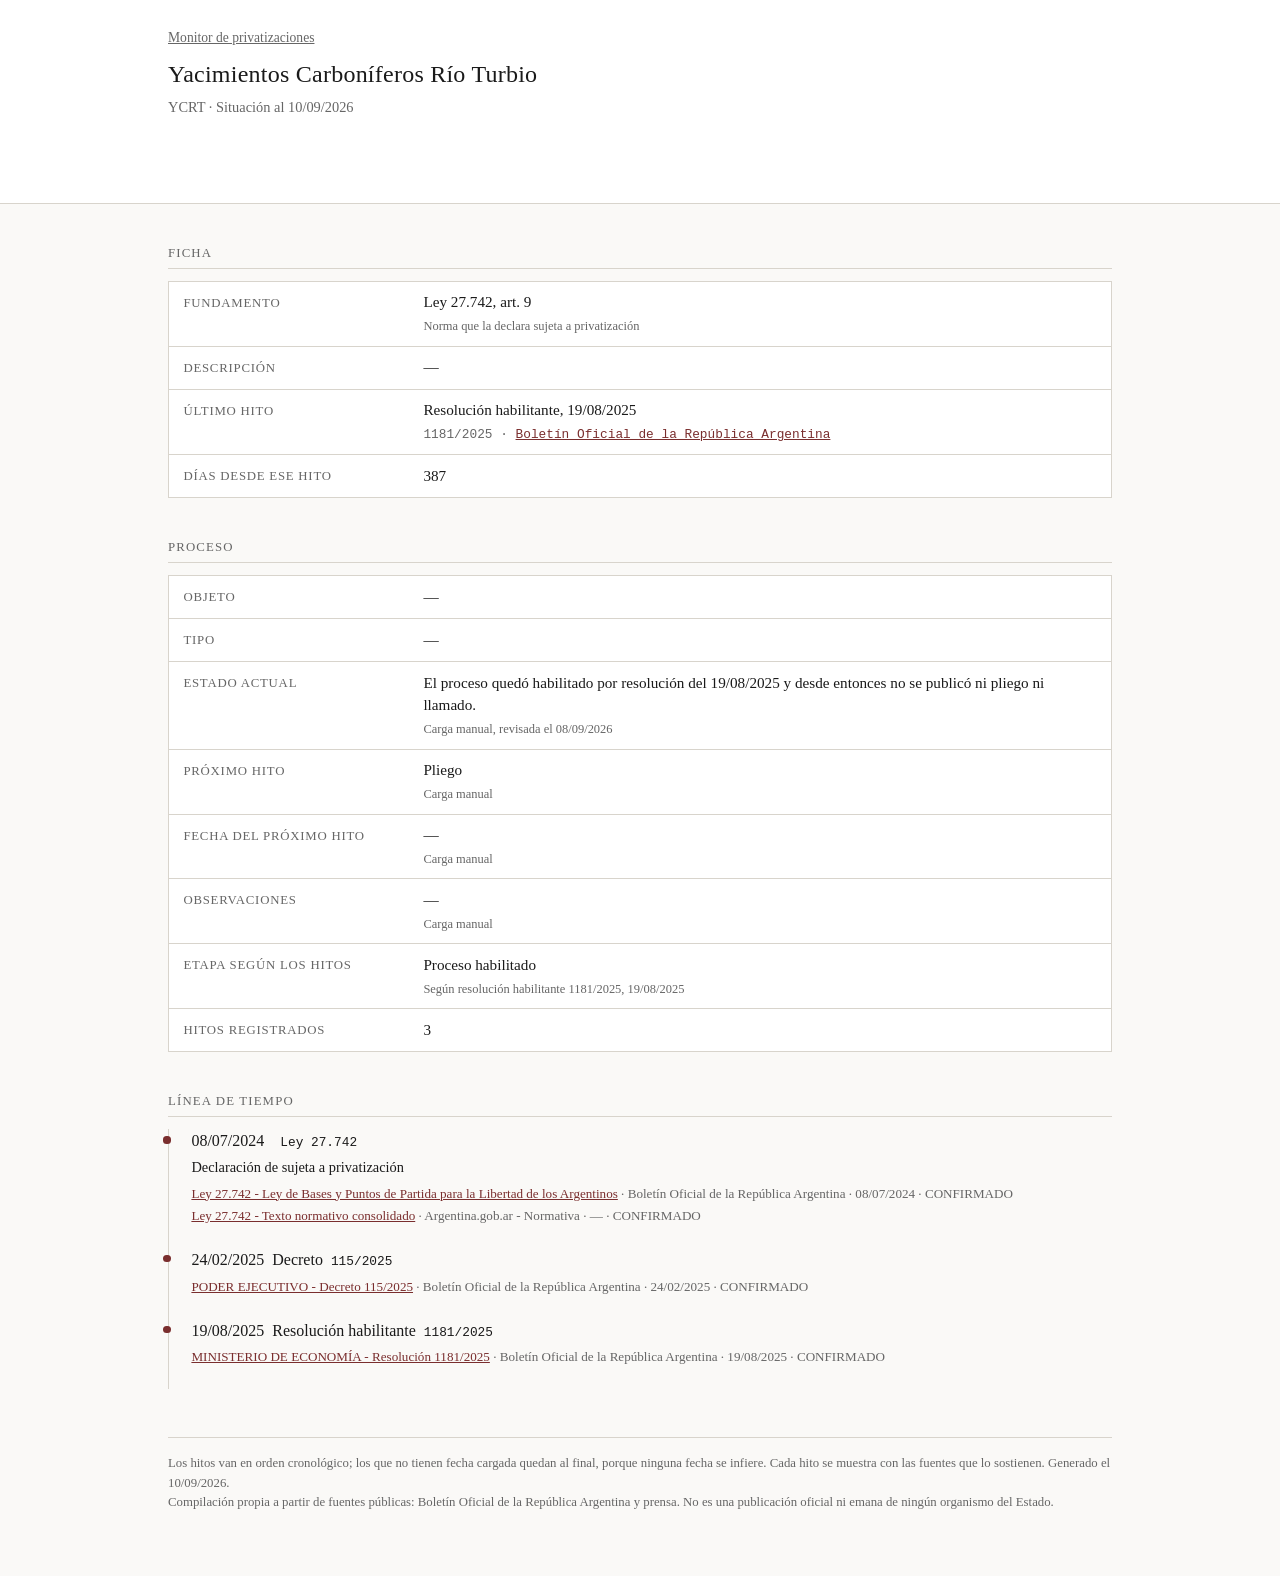
<file: empresa/ycrt.html>
<!doctype html>
<html lang="es-AR">
<head>
<meta charset="utf-8">
<meta name="viewport" content="width=device-width, initial-scale=1">
<title>YCRT - Monitor de privatizaciones</title>
<link rel="stylesheet" href="../estilo.css">
</head>
<body>
<header>
  <div class="hoja">
    <p class="migas"><a href="../index.html">Monitor de privatizaciones</a></p>
    <h1>Yacimientos Carboníferos Río Turbio</h1>
    <p class="bajada">
      YCRT
      · Situación al 10/09/2026
    </p>
  </div>
</header>

<div class="hoja">
  <h2>Ficha</h2>
  <dl class="datos">
    <div>
      <dt>Fundamento</dt>
      <dd>
        Ley 27.742, art. 9
        <span class="fuente">Norma que la declara sujeta a privatización</span>
      </dd>
    </div>
    <div>
      <dt>Descripción</dt>
      <dd>—</dd>
    </div>
    <div>
      <dt>Último hito</dt>
      <dd>
Resolución habilitante,        <span class="fecha">19/08/2025</span>
        <span class="fuente norma">
          1181/2025
          · <a href="https://www.boletinoficial.gob.ar/detalleAviso/primera/330002/20250819" target="_blank" rel="noopener">Boletín Oficial de la República Argentina</a>
        </span>
      </dd>
    </div>
    <div>
      <dt>Días desde ese hito</dt>
      <dd class="fecha">
        387
      </dd>
    </div>
  </dl>

  <h2>
    Proceso  </h2>
  <dl class="datos">
    <div>
      <dt>Objeto</dt>
      <dd>—</dd>
    </div>
    <div>
      <dt>Tipo</dt>
      <dd>—</dd>
    </div>
    <div>
      <dt>Estado actual</dt>
      <dd>
        El proceso quedó habilitado por resolución del 19/08/2025 y desde entonces no se publicó ni pliego ni llamado.
        <span class="fuente">
          Carga manual, revisada el
          08/09/2026        </span>
      </dd>
    </div>
    <div>
      <dt>Próximo hito</dt>
      <dd>
        Pliego
        <span class="fuente">Carga manual</span>
      </dd>
    </div>
    <div>
      <dt>Fecha del próximo hito</dt>
      <dd class="fecha">
        —
        <span class="fuente">Carga manual</span>
      </dd>
    </div>
    <div>
      <dt>Observaciones</dt>
      <dd>
        —
        <span class="fuente">Carga manual</span>
      </dd>
    </div>
    <div>
      <dt>Etapa según los hitos</dt>
      <dd>
        Proceso habilitado
        <span class="fuente">
          Según resolución habilitante 1181/2025,
          19/08/2025
        </span>
      </dd>
    </div>
    <div>
      <dt>Hitos registrados</dt>
      <dd class="fecha">3</dd>
    </div>
  </dl>

  <h2>Línea de tiempo</h2>
  <ol class="linea-tiempo">
    <li>
      <div class="cabeza">
        <span class="fecha">08/07/2024</span>
        <span class="etapa"></span>
        <span class="norma">Ley 27.742</span>
      </div>
      <p class="descripcion">Declaración de sujeta a privatización</p>
      <ul class="fuentes">
        <li>
          <a href="https://www.boletinoficial.gob.ar/detalleAviso/primera/310189/20240708" target="_blank" rel="noopener">Ley 27.742 - Ley de Bases y Puntos de Partida para la Libertad de los Argentinos</a>
          · Boletín Oficial de la República Argentina · 08/07/2024 · CONFIRMADO
        </li>
        <li>
          <a href="https://www.argentina.gob.ar/normativa/nacional/ley-27742-401266/texto" target="_blank" rel="noopener">Ley 27.742 - Texto normativo consolidado</a>
          · Argentina.gob.ar - Normativa · — · CONFIRMADO
        </li>
      </ul>
    </li>
    <li>
      <div class="cabeza">
        <span class="fecha">24/02/2025</span>
        <span class="etapa">Decreto</span>
        <span class="norma">115/2025</span>
      </div>
      <ul class="fuentes">
        <li>
          <a href="https://www.boletinoficial.gob.ar/detalleAviso/primera/321699/20250224" target="_blank" rel="noopener">PODER EJECUTIVO - Decreto 115/2025</a>
          · Boletín Oficial de la República Argentina · 24/02/2025 · CONFIRMADO
        </li>
      </ul>
    </li>
    <li>
      <div class="cabeza">
        <span class="fecha">19/08/2025</span>
        <span class="etapa">Resolución habilitante</span>
        <span class="norma">1181/2025</span>
      </div>
      <ul class="fuentes">
        <li>
          <a href="https://www.boletinoficial.gob.ar/detalleAviso/primera/330002/20250819" target="_blank" rel="noopener">MINISTERIO DE ECONOMÍA - Resolución 1181/2025</a>
          · Boletín Oficial de la República Argentina · 19/08/2025 · CONFIRMADO
        </li>
      </ul>
    </li>
  </ol>



  <footer>
    Los hitos van en orden cronológico; los que no tienen fecha cargada quedan al
    final, porque ninguna fecha se infiere. Cada hito se muestra con las fuentes
    que lo sostienen. Generado el 10/09/2026.
    <br>
    Compilación propia a partir de fuentes públicas: Boletín Oficial de la
    República Argentina y prensa. No es una publicación oficial ni emana de
    ningún organismo del Estado.
  </footer>
</div>
</body>
</html>
</file>
<file: estilo.css>
/* Hoja de estilo unica del panel: la comparten el indice y las fichas.
   Sin JavaScript, sin dependencias externas, sin fuentes remotas. */

:root {
  --tinta: #1a1a1a;
  --tenue: #666;
  --linea: #d8d4cc;
  --fondo: #faf9f7;
  --panel: #fff;
  --acento: #7a2e2e;
  --marca: #f0ece4;
}

* { box-sizing: border-box; }

body {
  margin: 0;
  background: var(--fondo);
  color: var(--tinta);
  font: 16px/1.5 Georgia, "Times New Roman", serif;
}

.hoja {
  max-width: 62rem;
  margin: 0 auto;
  padding: 0 1.5rem 4rem;
}

/* Encabezado ---------------------------------------------------------- */

header {
  border-bottom: 1px solid var(--linea);
  background: var(--panel);
  padding: 1.75rem 0 1.25rem;
  margin-bottom: 2rem;
}

h1 {
  margin: 0 0 .3rem;
  font-size: 1.5rem;
  font-weight: normal;
  letter-spacing: .01em;
}

.bajada {
  margin: 0;
  color: var(--tenue);
  font-size: .9rem;
}

.migas {
  margin: 0 0 .5rem;
  font-size: .85rem;
}

.migas a { color: var(--tenue); }

a { color: var(--acento); }
a:hover { color: var(--tinta); }

h2 {
  font-size: .8rem;
  text-transform: uppercase;
  letter-spacing: .09em;
  color: var(--tenue);
  font-weight: normal;
  margin: 2.5rem 0 .75rem;
  padding-bottom: .3rem;
  border-bottom: 1px solid var(--linea);
}

/* Tabla del indice ---------------------------------------------------- */

table {
  width: 100%;
  border-collapse: collapse;
  background: var(--panel);
  font-size: .9rem;
}

thead th {
  text-align: left;
  font-weight: normal;
  font-size: .75rem;
  text-transform: uppercase;
  letter-spacing: .07em;
  color: var(--tenue);
  padding: .5rem .7rem;
  border-bottom: 1px solid var(--tinta);
  vertical-align: bottom;
}

tbody td {
  padding: .7rem;
  border-bottom: 1px solid var(--linea);
  vertical-align: top;
}

tbody tr:hover { background: var(--fondo); }

.empresa-nombre { font-size: 1rem; }
.empresa-nombre a { text-decoration: none; }
.empresa-nombre a:hover { text-decoration: underline; }

.numero {
  font-variant-numeric: tabular-nums;
  white-space: nowrap;
  text-align: right;
}

.fecha {
  font-variant-numeric: tabular-nums;
  white-space: nowrap;
}

/* Procedencia del dato: nunca se muestra un estado sin decir de donde sale */

.fuente {
  display: block;
  color: var(--tenue);
  font-size: .78rem;
  margin-top: .2rem;
}

.vacio { color: var(--linea); }

.norma {
  font-family: ui-monospace, "Courier New", monospace;
  font-size: .8rem;
}

/* Ficha de empresa ---------------------------------------------------- */

.datos {
  margin: 0;
  background: var(--panel);
  border: 1px solid var(--linea);
}

.datos > div {
  display: grid;
  grid-template-columns: 14rem 1fr;
  gap: 1rem;
  padding: .6rem .9rem;
  border-bottom: 1px solid var(--linea);
}

.datos > div:last-child { border-bottom: 0; }

.datos dt {
  color: var(--tenue);
  font-size: .8rem;
  text-transform: uppercase;
  letter-spacing: .06em;
  padding-top: .15rem;
}

.datos dd { margin: 0; font-size: .95rem; }

/* Linea de tiempo ----------------------------------------------------- */

.linea-tiempo {
  list-style: none;
  margin: 0;
  padding: 0 0 0 1.4rem;
  border-left: 1px solid var(--linea);
}

.linea-tiempo > li {
  position: relative;
  padding: 0 0 1.4rem;
}

.linea-tiempo > li::before {
  content: "";
  position: absolute;
  left: -1.75rem;
  top: .45rem;
  width: .45rem;
  height: .45rem;
  background: var(--acento);
  border-radius: 50%;
}

.linea-tiempo .cabeza {
  display: flex;
  flex-wrap: wrap;
  gap: .5rem;
  align-items: baseline;
}

.linea-tiempo .etapa { font-size: 1rem; }

.linea-tiempo .descripcion {
  margin: .25rem 0 0;
  font-size: .9rem;
}

.linea-tiempo .fuentes {
  list-style: none;
  margin: .3rem 0 0;
  padding: 0;
  font-size: .82rem;
  color: var(--tenue);
}

.linea-tiempo .fuentes li { margin-top: .15rem; }

.nota {
  color: var(--tenue);
  font-size: .85rem;
  margin: .75rem 0 0;
}

footer {
  margin-top: 3rem;
  padding-top: 1rem;
  border-top: 1px solid var(--linea);
  color: var(--tenue);
  font-size: .8rem;
}

@media (max-width: 700px) {
  .datos > div { grid-template-columns: 1fr; gap: .2rem; }
  table, thead, tbody, tr, td, th { display: block; }
  thead { display: none; }
  tbody tr { border-bottom: 1px solid var(--tinta); padding: .5rem 0; }
  tbody td { border-bottom: 0; padding: .2rem .7rem; }
  .numero { text-align: left; }
}
</file>
